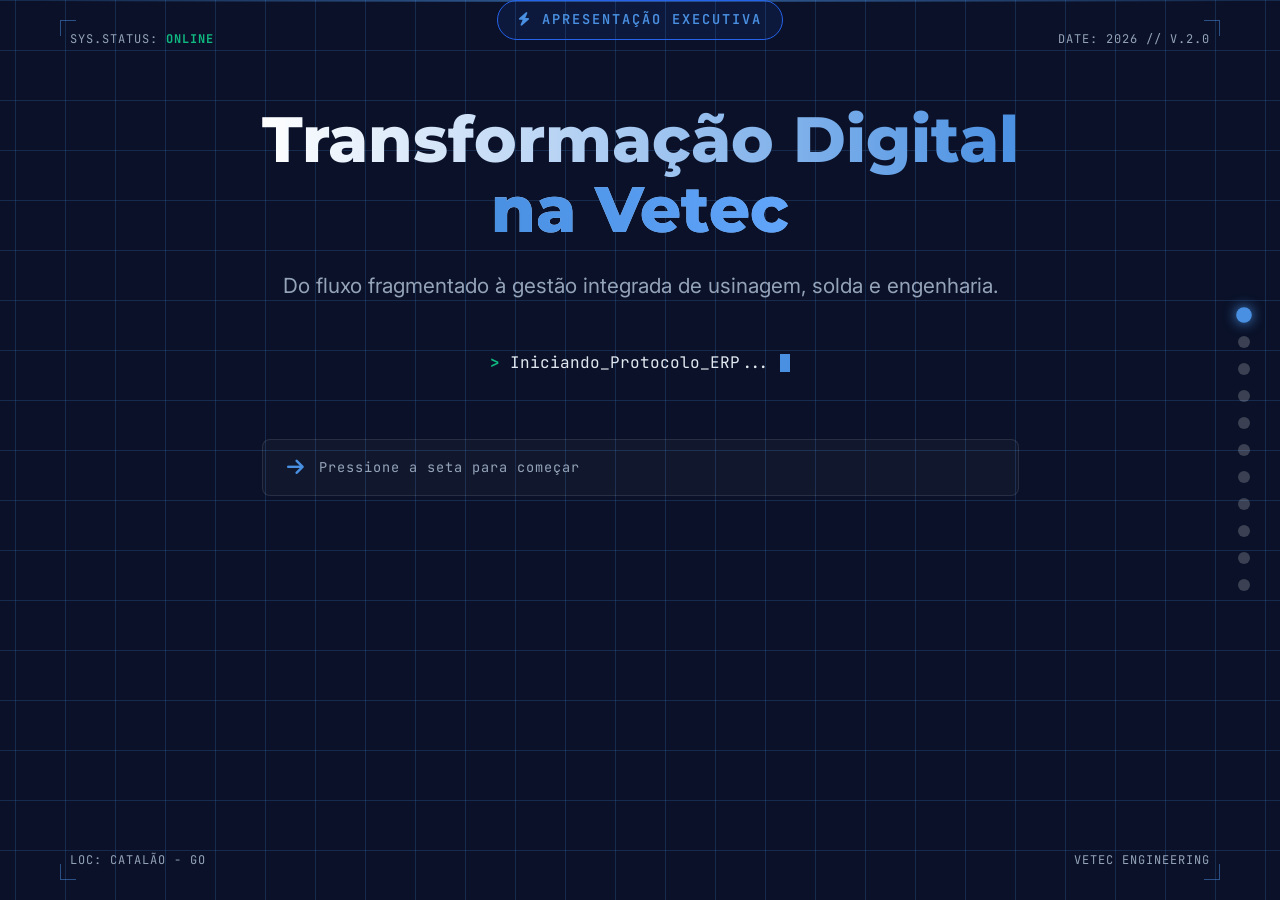
<file: index.html>
<!DOCTYPE html>
<html lang="pt-BR">
<head>
    <meta charset="UTF-8">
    <meta name="viewport" content="width=device-width, initial-scale=1.0">
    <title>Capa | Vetec ERP</title>
    <link rel="stylesheet" href="style.css">
</head>
<body>
    <nav class="side-nav">
        <a href="index.html" class="nav-dot active" data-label="Capa"></a>
        <a href="slide-2.html" class="nav-dot" data-label="A Força da Vetec"></a>
        <a href="slide-3.html" class="nav-dot" data-label="Diagnóstico"></a>
        <a href="slide-4.html" class="nav-dot" data-label="Solução"></a>
        <a href="slide-5.html" class="nav-dot" data-label="Caso de Uso"></a>
        <a href="slide-6.html" class="nav-dot" data-label="Roadmap"></a>
        <a href="slide-7.html" class="nav-dot" data-label="ROI"></a>
        <a href="slide-8.html" class="nav-dot" data-label="Investimento"></a>
        <a href="slide-hospedagem.html" class="nav-dot" data-label="Hospedagem"></a>
        <a href="slide-9.html" class="nav-dot" data-label="Simulador"></a>
        <a href="slide-10.html" class="nav-dot" data-label="Próximos Passos"></a>
    </nav>

    <section class="hero container hidden">
        
        <!-- Elementos de Interface (HUD) nos cantos -->
        <div class="hud-corner top-left">
            <span>SYS.STATUS: <span class="color-success">ONLINE</span></span>
        </div>
        <div class="hud-corner top-right">
            <span>DATE: 2026 // V.2.0</span>
        </div>
        <div class="hud-corner bottom-left">
            <span>LOC: CATALÃO - GO</span>
        </div>
        <div class="hud-corner bottom-right">
            <span>VETEC ENGINEERING</span>
        </div>

        <div class="hero-content">
            <!-- Tag no topo -->
            <div class="hero-tag-wrapper">
                <span class="hero-tag"><i class="fa-solid fa-bolt"></i> Apresentação Executiva</span>
            </div>

            <!-- Título Principal -->
            <h1 class="hero-title">
                Transformação Digital<br>
                <span class="text-gradient">na Vetec</span>
            </h1>

            <!-- Subtítulo -->
            <p class="hero-subtitle">
                Do fluxo fragmentado à gestão integrada de usinagem, solda e engenharia.
            </p>

            <!-- Linha de Terminal -->
            <div class="terminal-line">
                <span class="prompt">></span>
                <span class="typing">Iniciando_Protocolo_ERP...</span>
                <span class="cursor"></span>
            </div>

            <!-- Indicador para avançar -->
            <div class="start-hint" onclick="window.location.href='slide-2.html'">
                <span class="key-icon"><i class="fa-solid fa-arrow-right"></i></span>
                <span>Pressione a seta para começar</span>
            </div>
        </div>

        <!-- Linha de Scan animada -->
        <div class="scan-line"></div>
    </section>

    <script src="script.js"></script>
</body>
</html>
</file>
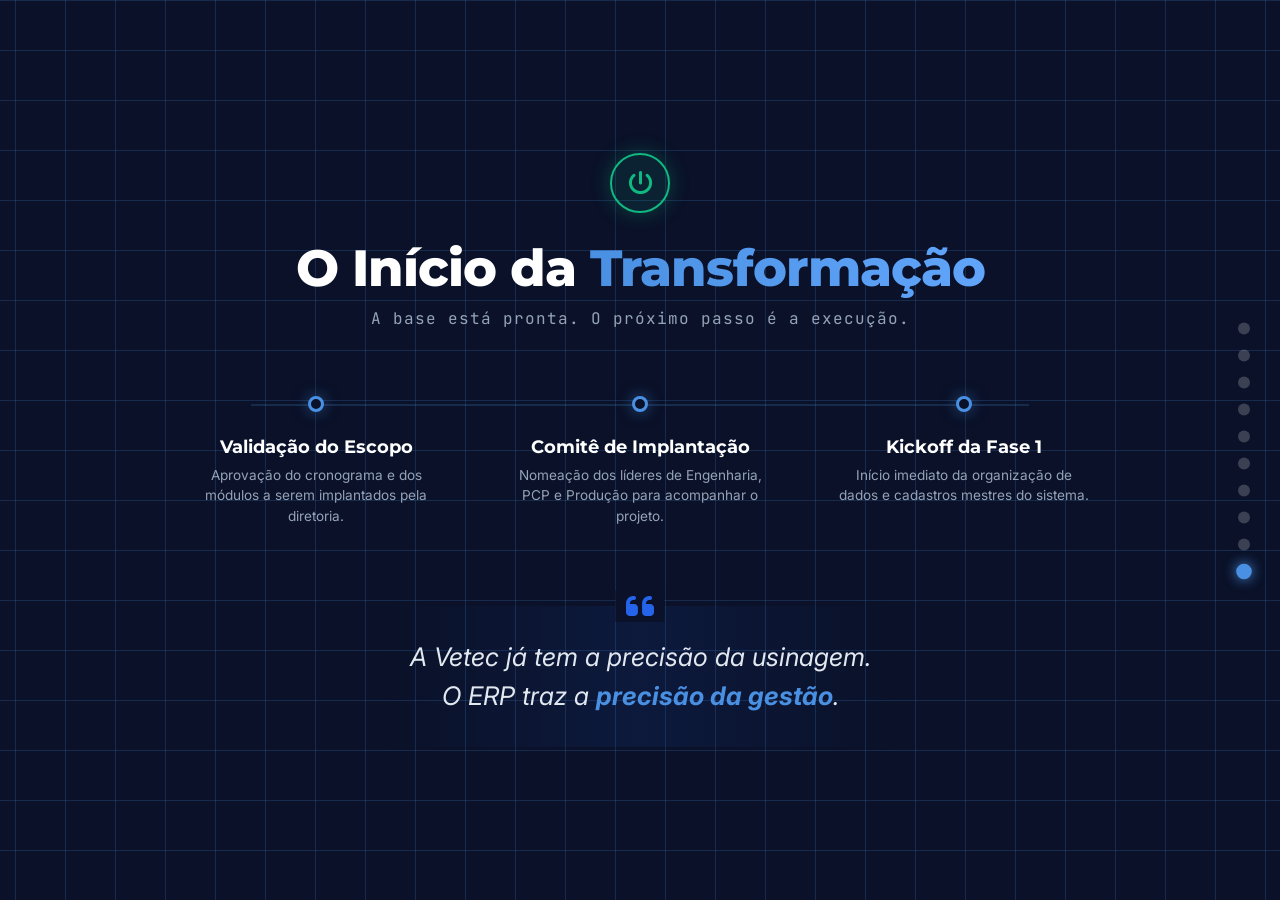
<file: slide-10.html>
<!DOCTYPE html>
<html lang="pt-BR">
<head>
    <meta charset="UTF-8">
    <meta name="viewport" content="width=device-width, initial-scale=1.0">
    <title>Próximos Passos | ERP</title>
    <link rel="stylesheet" href="style.css">
</head>
<body>
    <nav class="side-nav">
        <a href="index.html" class="nav-dot" data-label="Capa"></a>
        <a href="slide-2.html" class="nav-dot" data-label="A Força da Vetec"></a>
        <a href="slide-3.html" class="nav-dot" data-label="Diagnóstico"></a>
        <a href="slide-4.html" class="nav-dot" data-label="Solução"></a>
        <a href="slide-5.html" class="nav-dot" data-label="Caso de Uso"></a>
        <a href="slide-6.html" class="nav-dot" data-label="Roadmap"></a>
        <a href="slide-7.html" class="nav-dot" data-label="ROI"></a>
        <a href="slide-8.html" class="nav-dot" data-label="Investimento"></a>
        <a href="slide-9.html" class="nav-dot" data-label="Simulador"></a>
        <a href="slide-10.html" class="nav-dot active" data-label="Próximos Passos"></a>
    </nav>

    <section class="container hidden closing-section">
        
        <!-- Ícone Central de Conclusão -->
        <div class="closing-badge">
            <i class="fa-solid fa-power-off"></i>
        </div>

        <!-- Título Principal -->
        <h2 class="closing-title">O Início da <span class="text-gradient">Transformação</span></h2>
        <p class="closing-subtitle">A base está pronta. O próximo passo é a execução.</p>

        <!-- Linha de Próximos Passos (Horizontal) -->
        <div class="closing-steps">
            
            <div class="closing-step">
                <div class="step-dot"></div>
                <h4>Validação do Escopo</h4>
                <p>Aprovação do cronograma e dos módulos a serem implantados pela diretoria.</p>
            </div>

            <div class="closing-step">
                <div class="step-dot"></div>
                <h4>Comitê de Implantação</h4>
                <p>Nomeação dos líderes de Engenharia, PCP e Produção para acompanhar o projeto.</p>
            </div>

            <div class="closing-step">
                <div class="step-dot"></div>
                <h4>Kickoff da Fase 1</h4>
                <p>Início imediato da organização de dados e cadastros mestres do sistema.</p>
            </div>

        </div>

        <!-- Frase Final de Impacto -->
        <div class="closing-quote-large">
            <i class="fa-solid fa-quote-left"></i>
            <p>A Vetec já tem a precisão da usinagem.<br>O ERP traz a <strong>precisão da gestão</strong>.</p>
        </div>

    </section>

    <script src="script.js"></script>
</body>
</html>
</file>
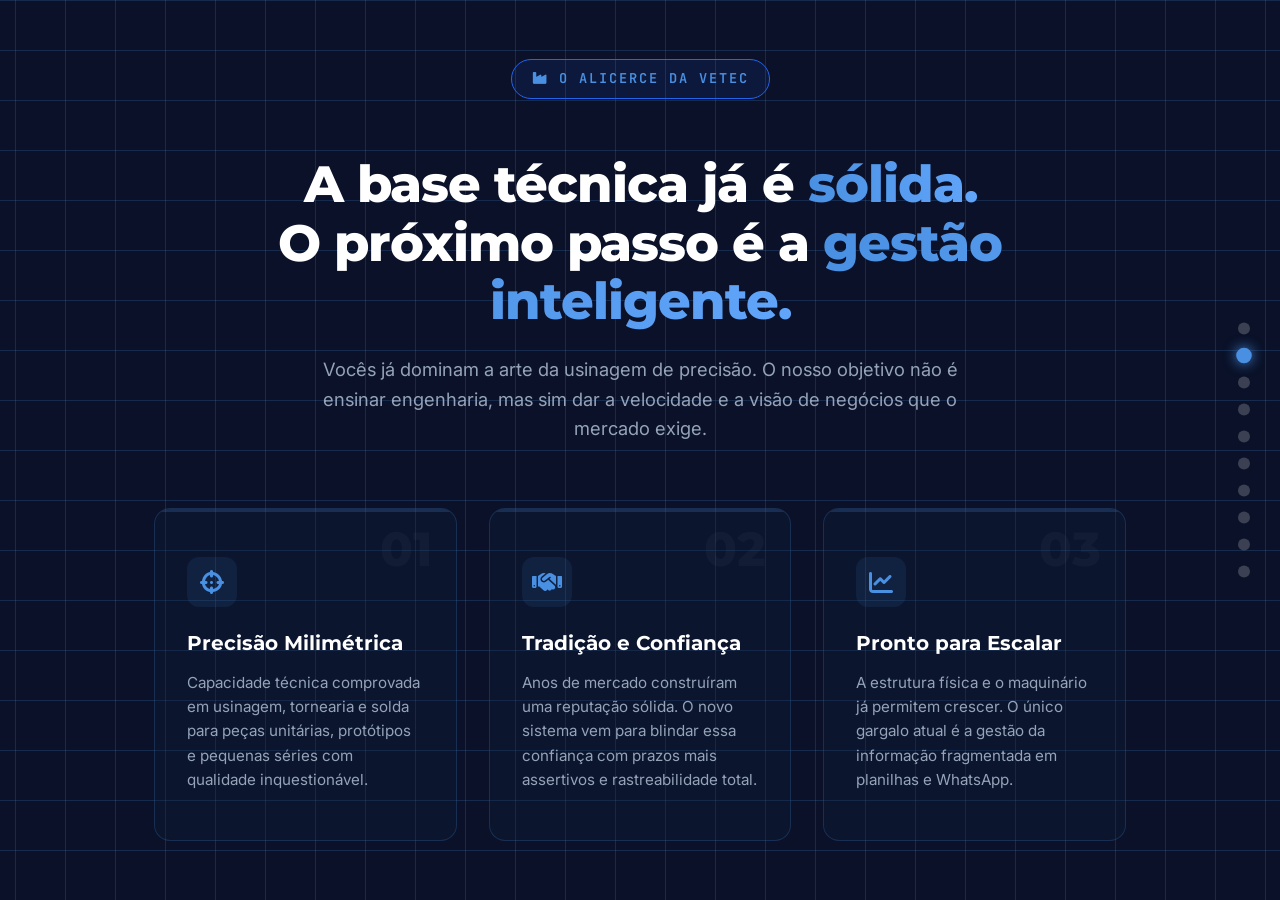
<file: slide-2.html>
<!DOCTYPE html>
<html lang="pt-BR">
<head>
    <meta charset="UTF-8">
    <meta name="viewport" content="width=device-width, initial-scale=1.0">
    <title>A Força da Vetec | ERP</title>
    <link rel="stylesheet" href="style.css">
</head>
<body>
    <nav class="side-nav">
        <a href="index.html" class="nav-dot" data-label="Capa"></a>
        <a href="slide-2.html" class="nav-dot active" data-label="A Força da Vetec"></a>
        <a href="slide-3.html" class="nav-dot" data-label="Diagnóstico"></a>
        <a href="slide-4.html" class="nav-dot" data-label="Solução"></a>
        <a href="slide-5.html" class="nav-dot" data-label="Caso de Uso"></a>
        <a href="slide-6.html" class="nav-dot" data-label="Roadmap"></a>
        <a href="slide-7.html" class="nav-dot" data-label="ROI"></a>
        <a href="slide-8.html" class="nav-dot" data-label="Investimento"></a>
        <a href="slide-9.html" class="nav-dot" data-label="Simulador"></a>
        <a href="slide-10.html" class="nav-dot" data-label="Próximos Passos"></a>
    </nav>

    <section class="container hidden statement-section">
        
        <!-- Cabeçalho de Impacto (Centralizado) -->
        <div class="statement-header">
            <span class="hero-tag"><i class="fa-solid fa-industry"></i> O Alicerce da Vetec</span>
            <h2 class="statement-title">
                A base técnica já é <span class="text-gradient">sólida.</span><br>
                O próximo passo é a <span class="text-gradient">gestão inteligente.</span>
            </h2>
            <p class="statement-subtitle">
                Vocês já dominam a arte da usinagem de precisão. O nosso objetivo não é ensinar engenharia, mas sim dar a velocidade e a visão de negócios que o mercado exige.
            </p>
        </div>

        <!-- 3 Pilares Alinhados -->
        <div class="pillars-grid">
            
            <!-- Pilar 1 -->
            <div class="pillar-card">
                <div class="pillar-number">01</div>
                <div class="pillar-icon"><i class="fa-solid fa-crosshairs"></i></div>
                <h3>Precisão Milimétrica</h3>
                <p>Capacidade técnica comprovada em usinagem, tornearia e solda para peças unitárias, protótipos e pequenas séries com qualidade inquestionável.</p>
            </div>

            <!-- Pilar 2 -->
            <div class="pillar-card">
                <div class="pillar-number">02</div>
                <div class="pillar-icon"><i class="fa-solid fa-handshake"></i></div>
                <h3>Tradição e Confiança</h3>
                <p>Anos de mercado construíram uma reputação sólida. O novo sistema vem para blindar essa confiança com prazos mais assertivos e rastreabilidade total.</p>
            </div>

            <!-- Pilar 3 -->
            <div class="pillar-card">
                <div class="pillar-number">03</div>
                <div class="pillar-icon"><i class="fa-solid fa-chart-line"></i></div>
                <h3>Pronto para Escalar</h3>
                <p>A estrutura física e o maquinário já permitem crescer. O único gargalo atual é a gestão da informação fragmentada em planilhas e WhatsApp.</p>
            </div>

        </div>

    </section>

    <script src="script.js"></script>
</body>
</html>
</file>
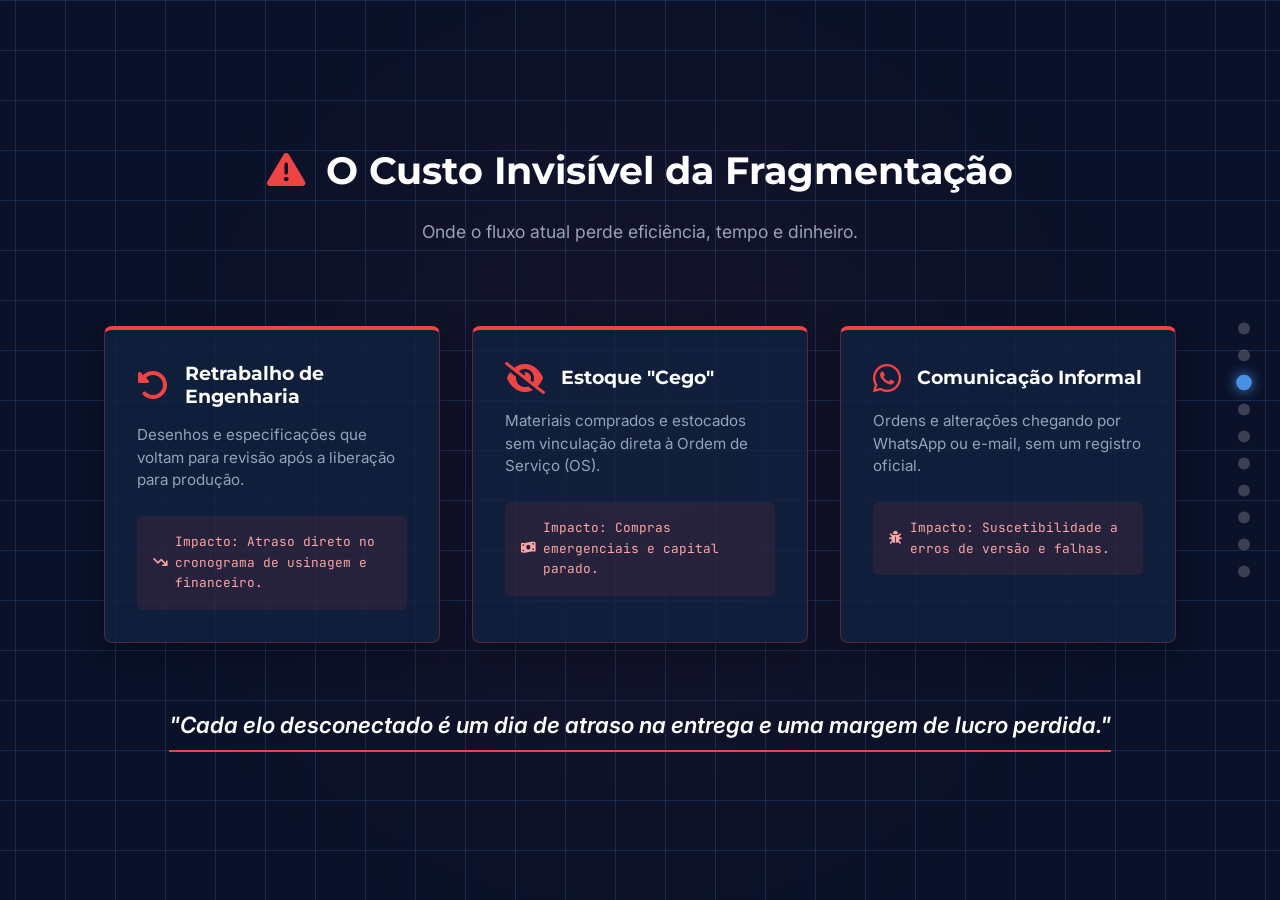
<file: slide-3.html>
<!DOCTYPE html>
<html lang="pt-BR">
<head>
    <meta charset="UTF-8">
    <meta name="viewport" content="width=device-width, initial-scale=1.0">
    <title>Diagnóstico | ERP</title>
    <link rel="stylesheet" href="style.css">
</head>
<body>
    <nav class="side-nav">
        <a href="index.html" class="nav-dot" data-label="Capa"></a>
        <a href="slide-2.html" class="nav-dot" data-label="A Força da Vetec"></a>
        <a href="slide-3.html" class="nav-dot active" data-label="Diagnóstico"></a>
        <a href="slide-4.html" class="nav-dot" data-label="Solução"></a>
        <a href="slide-5.html" class="nav-dot" data-label="Caso de Uso"></a>
        <a href="slide-6.html" class="nav-dot" data-label="Roadmap"></a>
        <a href="slide-7.html" class="nav-dot" data-label="ROI"></a>
        <a href="slide-8.html" class="nav-dot" data-label="Investimento"></a>
        <a href="slide-9.html" class="nav-dot" data-label="Simulador"></a>
        <a href="slide-10.html" class="nav-dot" data-label="Próximos Passos"></a>
    </nav>

    <section class="container hidden problem-section">
        
        <div style="text-align: center; margin-bottom: 3rem; width: 100%;">
            <h2 class="title-section" style="border: none; padding: 0; display: inline-block;">
                <i class="fa-solid fa-triangle-exclamation" style="color: var(--danger-red);"></i> O Custo Invisível da Fragmentação
            </h2>
            <p class="subtitle" style="padding: 0; margin-top: 0.5rem;">Onde o fluxo atual perde eficiência, tempo e dinheiro.</p>
        </div>

        <!-- Grid de Problemas -->
        <div class="problem-grid">
            
            <!-- Problema 1 -->
            <div class="problem-card">
                <div class="problem-header">
                    <i class="fa-solid fa-rotate-left"></i>
                    <h3>Retrabalho de Engenharia</h3>
                </div>
                <p>Desenhos e especificações que voltam para revisão após a liberação para produção.</p>
                <div class="problem-impact">
                    <i class="fa-solid fa-arrow-trend-down"></i> Impacto: Atraso direto no cronograma de usinagem e financeiro.
                </div>
            </div>

            <!-- Problema 2 -->
            <div class="problem-card">
                <div class="problem-header">
                    <i class="fa-solid fa-eye-slash"></i>
                    <h3>Estoque "Cego"</h3>
                </div>
                <p>Materiais comprados e estocados sem vinculação direta à Ordem de Serviço (OS).</p>
                <div class="problem-impact">
                    <i class="fa-solid fa-money-bill-wave"></i> Impacto: Compras emergenciais e capital parado.
                </div>
            </div>

            <!-- Problema 3 -->
            <div class="problem-card">
                <div class="problem-header">
                    <i class="fa-brands fa-whatsapp"></i>
                    <h3>Comunicação Informal</h3>
                </div>
                <p>Ordens e alterações chegando por WhatsApp ou e-mail, sem um registro oficial.</p>
                <div class="problem-impact">
                    <i class="fa-solid fa-bug"></i> Impacto: Suscetibilidade a erros de versão e falhas.
                </div>
            </div>

        </div>

        <!-- Frase de Fechamento -->
        <div class="problem-quote">
            <p>"Cada elo desconectado é um dia de atraso na entrega e uma margem de lucro perdida."</p>
        </div>

    </section>

    <script src="script.js"></script>
</body>
</html>
</file>
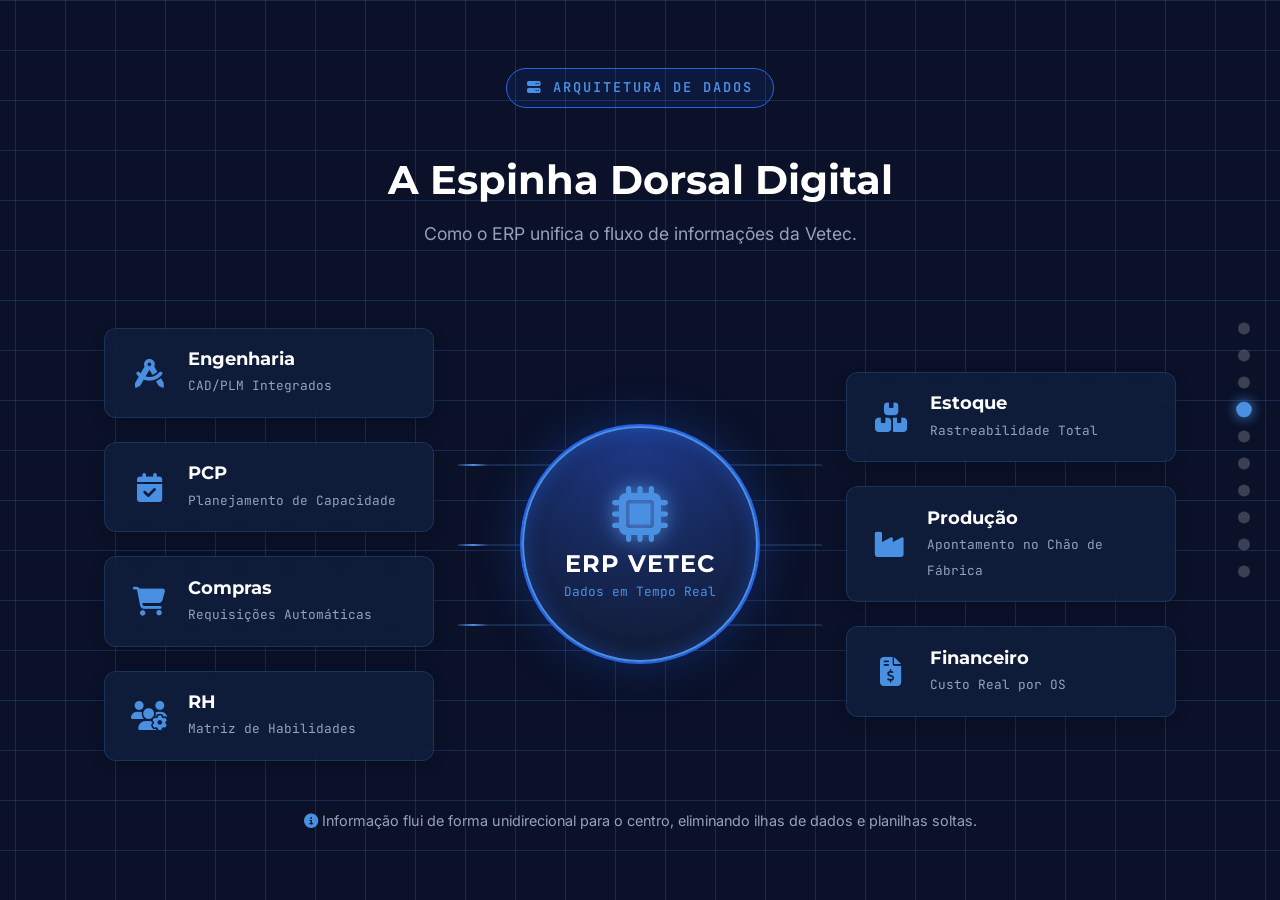
<file: slide-4.html>
<!DOCTYPE html>
<html lang="pt-BR">
<head>
    <meta charset="UTF-8">
    <meta name="viewport" content="width=device-width, initial-scale=1.0">
    <title>Solução | ERP</title>
    <link rel="stylesheet" href="style.css">
</head>
<body>
    <!-- NAVEGAÇÃO LATERAL -->
    <nav class="side-nav">
        <a href="index.html" class="nav-dot" data-label="Capa"></a>
        <a href="slide-2.html" class="nav-dot" data-label="A Força da Vetec"></a>
        <a href="slide-3.html" class="nav-dot" data-label="Diagnóstico"></a>
        <a href="slide-4.html" class="nav-dot active" data-label="Solução"></a>
        <a href="slide-5.html" class="nav-dot" data-label="Caso de Uso"></a>
        <a href="slide-6.html" class="nav-dot" data-label="Roadmap"></a>
        <a href="slide-7.html" class="nav-dot" data-label="ROI"></a>
        <a href="slide-8.html" class="nav-dot" data-label="Investimento"></a>
        <a href="slide-9.html" class="nav-dot" data-label="Simulador"></a>
        <a href="slide-10.html" class="nav-dot" data-label="Próximos Passos"></a>
    </nav>

    <!-- CONTEÚDO DO SLIDE -->
    <section class="container hidden hub-section">
        
        <div style="text-align: center; margin-bottom: 3rem;">
            <span class="hero-tag"><i class="fa-solid fa-server"></i> Arquitetura de Dados</span>
            <h2 class="title-section" style="border: none; padding: 0; font-size: 2.5rem; margin-top: 1rem;">A Espinha Dorsal Digital</h2>
            <p class="subtitle" style="padding: 0; margin-top: 0.5rem;">Como o ERP unifica o fluxo de informações da Vetec.</p>
        </div>

        <!-- DIAGRAMA DE TEIA (HUB) -->
        <div class="hub-grid">
            
            <!-- Coluna Esquerda -->
            <div class="hub-col side-col">
                <div class="hub-node">
                    <i class="fa-solid fa-compass-drafting"></i>
                    <div><h4>Engenharia</h4><span>CAD/PLM Integrados</span></div>
                </div>
                <div class="hub-node">
                    <i class="fa-solid fa-calendar-check"></i>
                    <div><h4>PCP</h4><span>Planejamento de Capacidade</span></div>
                </div>
                <div class="hub-node">
                    <i class="fa-solid fa-cart-shopping"></i>
                    <div><h4>Compras</h4><span>Requisições Automáticas</span></div>
                </div>
                <div class="hub-node">
                    <i class="fa-solid fa-users-gear"></i>
                    <div><h4>RH</h4><span>Matriz de Habilidades</span></div>
                </div>
            </div>

            <!-- Centro (Core) -->
            <div class="hub-col center-col">
                <!-- Linhas Conectoras Animadas (Fundo) -->
                <div class="connection-lines">
                    <div class="line line-left-1"></div>
                    <div class="line line-left-2"></div>
                    <div class="line line-left-3"></div>
                    <div class="line line-right-1"></div>
                    <div class="line line-right-2"></div>
                    <div class="line line-right-3"></div>
                </div>

                <div class="hub-core">
                    <div class="core-pulse"></div>
                    <i class="fa-solid fa-microchip"></i>
                    <h3>ERP VETEC</h3>
                    <p>Dados em Tempo Real</p>
                </div>
            </div>

            <!-- Coluna Direita -->
            <div class="hub-col side-col">
                <div class="hub-node">
                    <i class="fa-solid fa-boxes-stacked"></i>
                    <div><h4>Estoque</h4><span>Rastreabilidade Total</span></div>
                </div>
                <div class="hub-node">
                    <i class="fa-solid fa-industry"></i>
                    <div><h4>Produção</h4><span>Apontamento no Chão de Fábrica</span></div>
                </div>
                <div class="hub-node">
                    <i class="fa-solid fa-file-invoice-dollar"></i>
                    <div><h4>Financeiro</h4><span>Custo Real por OS</span></div>
                </div>
            </div>

        </div>

        <!-- Rodapé explicativo -->
        <div style="text-align: center; margin-top: 3rem; color: var(--text-muted); font-size: 0.9rem;">
            <i class="fa-solid fa-circle-info" style="color: var(--accent-blue);"></i> Informação flui de forma unidirecional para o centro, eliminando ilhas de dados e planilhas soltas.
        </div>

    </section>

    <script src="script.js"></script>
</body>
</html>
</file>
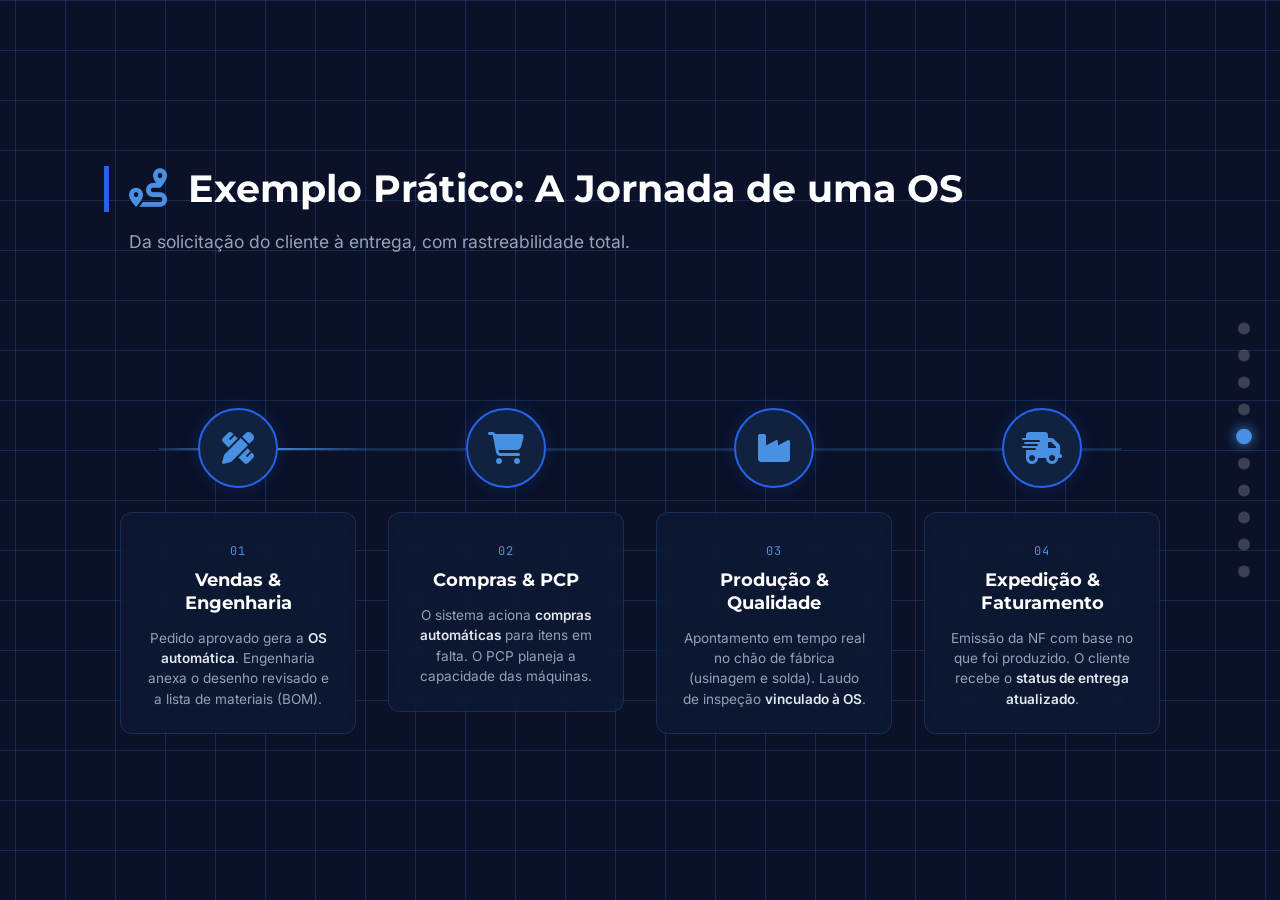
<file: slide-5.html>
<!DOCTYPE html>
<html lang="pt-BR">
<head>
    <meta charset="UTF-8">
    <meta name="viewport" content="width=device-width, initial-scale=1.0">
    <title>Caso de Uso | ERP</title>
    <link rel="stylesheet" href="style.css">
</head>
<body>
    <!-- NAVEGAÇÃO LATERAL -->
    <nav class="side-nav">
        <a href="index.html" class="nav-dot" data-label="Capa"></a>
        <a href="slide-2.html" class="nav-dot" data-label="A Força da Vetec"></a>
        <a href="slide-3.html" class="nav-dot" data-label="Diagnóstico"></a>
        <a href="slide-4.html" class="nav-dot" data-label="Solução"></a>
        <a href="slide-5.html" class="nav-dot active" data-label="Caso de Uso"></a>
        <a href="slide-6.html" class="nav-dot" data-label="Roadmap"></a>
        <a href="slide-7.html" class="nav-dot" data-label="ROI"></a>
        <a href="slide-8.html" class="nav-dot" data-label="Investimento"></a>
        <a href="slide-9.html" class="nav-dot" data-label="Simulador"></a>
        <a href="slide-10.html" class="nav-dot" data-label="Próximos Passos"></a>
    </nav>

    <!-- CONTEÚDO DO SLIDE -->
    <section class="container hidden">
        
        <div style="margin-bottom: 3rem;">
            <h2 class="title-section"><i class="fa-solid fa-route"></i> Exemplo Prático: A Jornada de uma OS</h2>
            <p class="subtitle">Da solicitação do cliente à entrega, com rastreabilidade total.</p>
        </div>

        <!-- TIMELINE HORIZONTAL -->
        <div class="timeline-horizontal">
            
            <!-- Etapa 1 -->
            <div class="timeline-step">
                <div class="step-icon">
                    <i class="fa-solid fa-pen-ruler"></i>
                </div>
                <div class="step-content">
                    <span class="step-number">01</span>
                    <h3>Vendas & Engenharia</h3>
                    <p>Pedido aprovado gera a <strong>OS automática</strong>. Engenharia anexa o desenho revisado e a lista de materiais (BOM).</p>
                </div>
            </div>

            <!-- Etapa 2 -->
            <div class="timeline-step">
                <div class="step-icon">
                    <i class="fa-solid fa-cart-shopping"></i>
                </div>
                <div class="step-content">
                    <span class="step-number">02</span>
                    <h3>Compras & PCP</h3>
                    <p>O sistema aciona <strong>compras automáticas</strong> para itens em falta. O PCP planeja a capacidade das máquinas.</p>
                </div>
            </div>

            <!-- Etapa 3 -->
            <div class="timeline-step">
                <div class="step-icon">
                    <i class="fa-solid fa-industry"></i>
                </div>
                <div class="step-content">
                    <span class="step-number">03</span>
                    <h3>Produção & Qualidade</h3>
                    <p>Apontamento em tempo real no chão de fábrica (usinagem e solda). Laudo de inspeção <strong>vinculado à OS</strong>.</p>
                </div>
            </div>

            <!-- Etapa 4 -->
            <div class="timeline-step">
                <div class="step-icon">
                    <i class="fa-solid fa-truck-fast"></i>
                </div>
                <div class="step-content">
                    <span class="step-number">04</span>
                    <h3>Expedição & Faturamento</h3>
                    <p>Emissão da NF com base no que foi produzido. O cliente recebe o <strong>status de entrega atualizado</strong>.</p>
                </div>
            </div>

        </div>

    </section>

    <script src="script.js"></script>
</body>
</html>
</file>
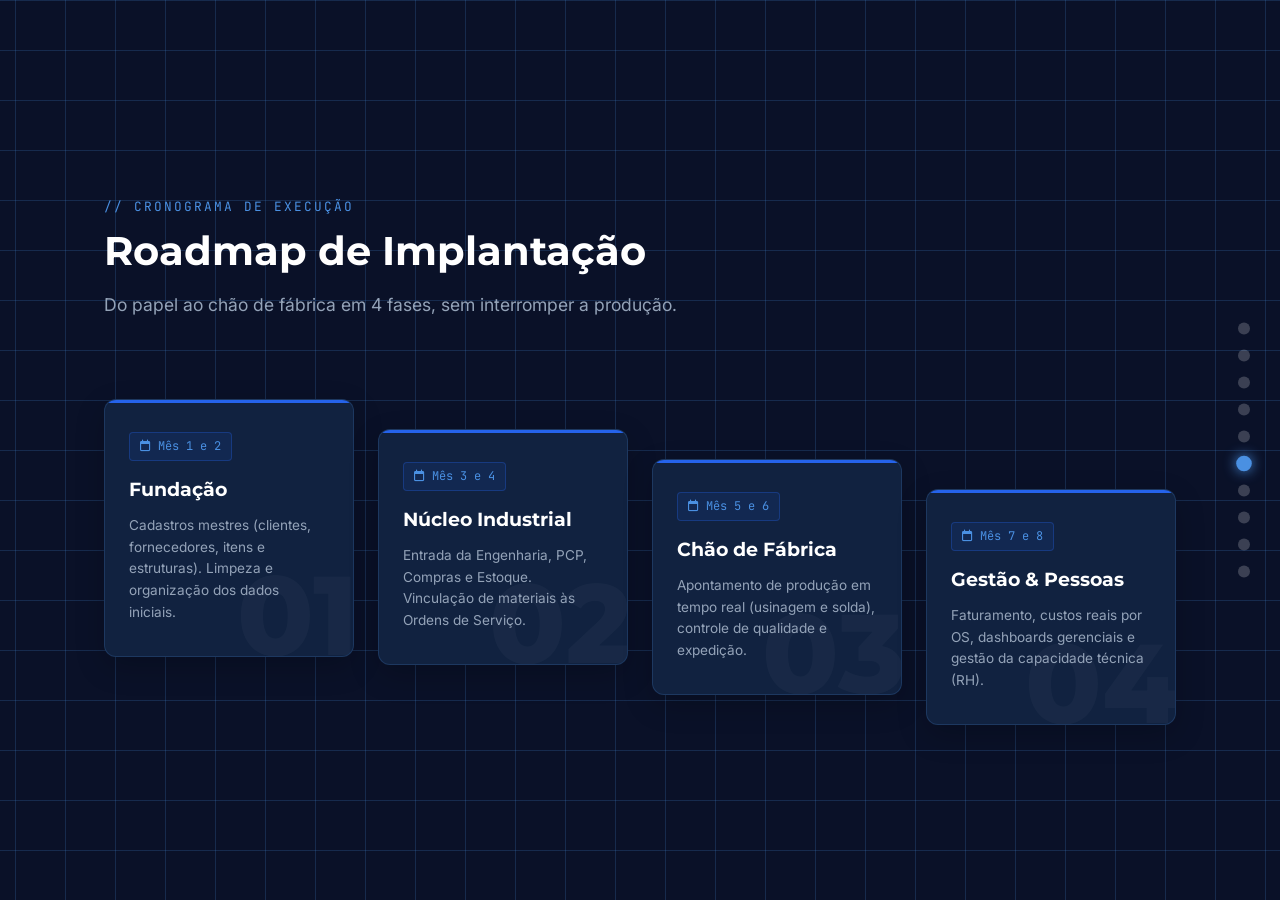
<file: slide-6.html>
<!DOCTYPE html>
<html lang="pt-BR">
<head>
    <meta charset="UTF-8">
    <meta name="viewport" content="width=device-width, initial-scale=1.0">
    <title>Roadmap | ERP</title>
    <link rel="stylesheet" href="style.css">
</head>
<body>
    <nav class="side-nav">
        <a href="index.html" class="nav-dot" data-label="Capa"></a>
        <a href="slide-2.html" class="nav-dot" data-label="A Força da Vetec"></a>
        <a href="slide-3.html" class="nav-dot" data-label="Diagnóstico"></a>
        <a href="slide-4.html" class="nav-dot" data-label="Solução"></a>
        <a href="slide-5.html" class="nav-dot" data-label="Caso de Uso"></a>
        <a href="slide-6.html" class="nav-dot active" data-label="Roadmap"></a>
        <a href="slide-7.html" class="nav-dot" data-label="ROI"></a>
        <a href="slide-8.html" class="nav-dot" data-label="Investimento"></a>
        <a href="slide-9.html" class="nav-dot" data-label="Simulador"></a>
        <a href="slide-10.html" class="nav-dot" data-label="Próximos Passos"></a>
    </nav>

    <section class="container hidden">
        
        <div style="text-align: left; margin-bottom: 3rem; width: 100%;">
            <span style="font-family: 'JetBrains Mono', monospace; font-size: 0.8rem; color: var(--accent-blue); letter-spacing: 2px;">// CRONOGRAMA DE EXECUÇÃO</span>
            <h2 class="title-section" style="border: none; padding: 0; font-size: 2.5rem; margin-top: 0.5rem;">Roadmap de Implantação</h2>
            <p class="subtitle" style="padding: 0;">Do papel ao chão de fábrica em 4 fases, sem interromper a produção.</p>
        </div>

        <!-- ROADMAP ESCALONADO (STAGGERED) -->
        <div class="staggered-roadmap">
            
            <!-- Fase 1 -->
            <div class="phase-card">
                <div class="phase-bg-number">01</div>
                <div class="phase-content">
                    <span class="phase-time"><i class="fa-regular fa-calendar"></i> Mês 1 e 2</span>
                    <h3>Fundação</h3>
                    <p>Cadastros mestres (clientes, fornecedores, itens e estruturas). Limpeza e organização dos dados iniciais.</p>
                </div>
                <div class="phase-line"></div>
            </div>

            <!-- Fase 2 -->
            <div class="phase-card">
                <div class="phase-bg-number">02</div>
                <div class="phase-content">
                    <span class="phase-time"><i class="fa-regular fa-calendar"></i> Mês 3 e 4</span>
                    <h3>Núcleo Industrial</h3>
                    <p>Entrada da Engenharia, PCP, Compras e Estoque. Vinculação de materiais às Ordens de Serviço.</p>
                </div>
                <div class="phase-line"></div>
            </div>

            <!-- Fase 3 -->
            <div class="phase-card">
                <div class="phase-bg-number">03</div>
                <div class="phase-content">
                    <span class="phase-time"><i class="fa-regular fa-calendar"></i> Mês 5 e 6</span>
                    <h3>Chão de Fábrica</h3>
                    <p>Apontamento de produção em tempo real (usinagem e solda), controle de qualidade e expedição.</p>
                </div>
                <div class="phase-line"></div>
            </div>

            <!-- Fase 4 -->
            <div class="phase-card">
                <div class="phase-bg-number">04</div>
                <div class="phase-content">
                    <span class="phase-time"><i class="fa-regular fa-calendar"></i> Mês 7 e 8</span>
                    <h3>Gestão & Pessoas</h3>
                    <p>Faturamento, custos reais por OS, dashboards gerenciais e gestão da capacidade técnica (RH).</p>
                </div>
                <div class="phase-line"></div>
            </div>

        </div>

    </section>

    <script src="script.js"></script>
</body>
</html>
</file>
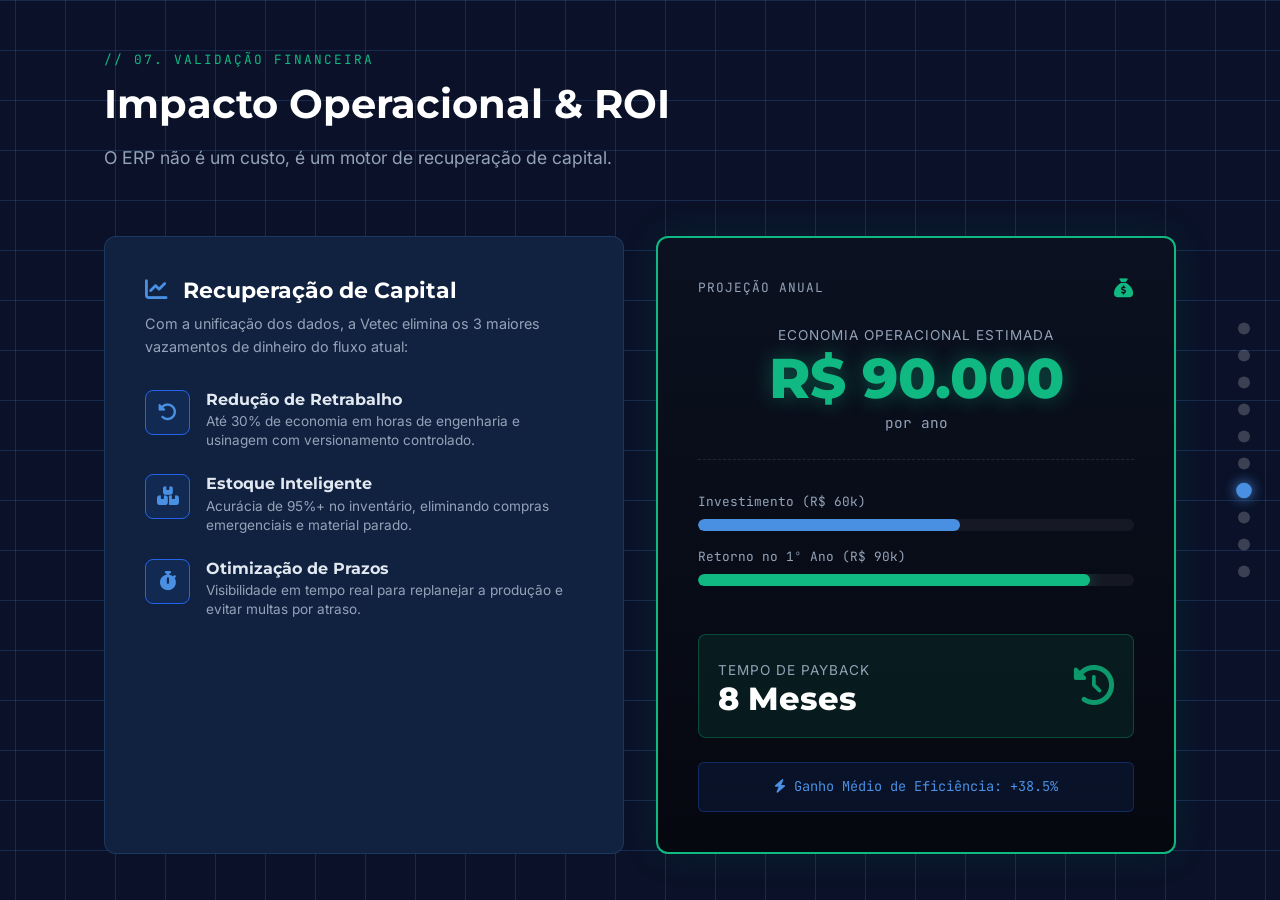
<file: slide-7.html>
<!DOCTYPE html>
<html lang="pt-BR">
<head>
    <meta charset="UTF-8">
    <meta name="viewport" content="width=device-width, initial-scale=1.0">
    <title>ROI | ERP</title>
    <link rel="stylesheet" href="style.css">
</head>
<body>
    <!-- NAVEGAÇÃO LATERAL -->
    <nav class="side-nav">
        <a href="index.html" class="nav-dot" data-label="Capa"></a>
        <a href="slide-2.html" class="nav-dot" data-label="A Força da Vetec"></a>
        <a href="slide-3.html" class="nav-dot" data-label="Diagnóstico"></a>
        <a href="slide-4.html" class="nav-dot" data-label="Solução"></a>
        <a href="slide-5.html" class="nav-dot" data-label="Caso de Uso"></a>
        <a href="slide-6.html" class="nav-dot" data-label="Roadmap"></a>
        <a href="slide-7.html" class="nav-dot active" data-label="ROI"></a>
        <a href="slide-8.html" class="nav-dot" data-label="Investimento"></a>
        <a href="slide-9.html" class="nav-dot" data-label="Simulador"></a>
        <a href="slide-10.html" class="nav-dot" data-label="Próximos Passos"></a>
    </nav>

    <!-- CONTEÚDO DO SLIDE -->
    <section class="container hidden">
        
        <div style="text-align: left; margin-bottom: 2rem; width: 100%; max-width: 1100px; margin: 0 auto 2rem auto;">
            <span style="font-family: 'JetBrains Mono', monospace; font-size: 0.8rem; color: var(--success-green); letter-spacing: 2px;">// 07. VALIDAÇÃO FINANCEIRA</span>
            <h2 class="title-section" style="border: none; padding: 0; font-size: 2.5rem; margin-top: 0.5rem;">Impacto Operacional & ROI</h2>
            <p class="subtitle" style="padding: 0;">O ERP não é um custo, é um motor de recuperação de capital.</p>
        </div>

        <div class="roi-dashboard">
            
            <!-- Coluna Esquerda: Onde economizamos -->
            <div class="roi-benefits">
                <h3><i class="fa-solid fa-chart-line"></i> Recuperação de Capital</h3>
                <p style="color: var(--text-muted); margin-bottom: 2rem; font-size: 0.9rem;">Com a unificação dos dados, a Vetec elimina os 3 maiores vazamentos de dinheiro do fluxo atual:</p>
                
                <div class="benefit-item">
                    <div class="benefit-icon"><i class="fa-solid fa-rotate-left"></i></div>
                    <div>
                        <h4>Redução de Retrabalho</h4>
                        <p>Até 30% de economia em horas de engenharia e usinagem com versionamento controlado.</p>
                    </div>
                </div>

                <div class="benefit-item">
                    <div class="benefit-icon"><i class="fa-solid fa-boxes-stacked"></i></div>
                    <div>
                        <h4>Estoque Inteligente</h4>
                        <p>Acurácia de 95%+ no inventário, eliminando compras emergenciais e material parado.</p>
                    </div>
                </div>

                <div class="benefit-item">
                    <div class="benefit-icon"><i class="fa-solid fa-stopwatch"></i></div>
                    <div>
                        <h4>Otimização de Prazos</h4>
                        <p>Visibilidade em tempo real para replanejar a produção e evitar multas por atraso.</p>
                    </div>
                </div>
            </div>

            <!-- Coluna Direita: O Placar (Dashboard) -->
            <div class="roi-scoreboard">
                <div class="scoreboard-header">
                    <span>PROJEÇÃO ANUAL</span>
                    <i class="fa-solid fa-sack-dollar"></i>
                </div>

                <!-- Ganho Anual -->
                <div class="metric-highlight">
                    <span class="metric-label">Economia Operacional Estimada</span>
                    <div class="metric-value">R$ 90.000</div>
                    <span class="metric-sub">por ano</span>
                </div>

                <!-- Gráfico de Barras CSS -->
                <div class="roi-bars-container">
                    <div class="bar-group">
                        <span class="bar-label">Investimento (R$ 60k)</span>
                        <div class="bar-track">
                            <div class="bar-fill bar-investment" style="width: 60%;"></div>
                        </div>
                    </div>
                    <div class="bar-group">
                        <span class="bar-label">Retorno no 1º Ano (R$ 90k)</span>
                        <div class="bar-track">
                            <div class="bar-fill bar-return" style="width: 90%;"></div>
                        </div>
                    </div>
                </div>

                <!-- Payback -->
                <div class="payback-box">
                    <div>
                        <span class="metric-label">Tempo de Payback</span>
                        <div class="payback-value">8 Meses</div>
                    </div>
                    <div class="payback-icon">
                        <i class="fa-solid fa-clock-rotate-left"></i>
                    </div>
                </div>
                
                <div class="efficiency-tag">
                    <i class="fa-solid fa-bolt"></i> Ganho Médio de Eficiência: +38.5%
                </div>
            </div>

        </div>
    </section>

    <script src="script.js"></script>
</body>
</html>
</file>
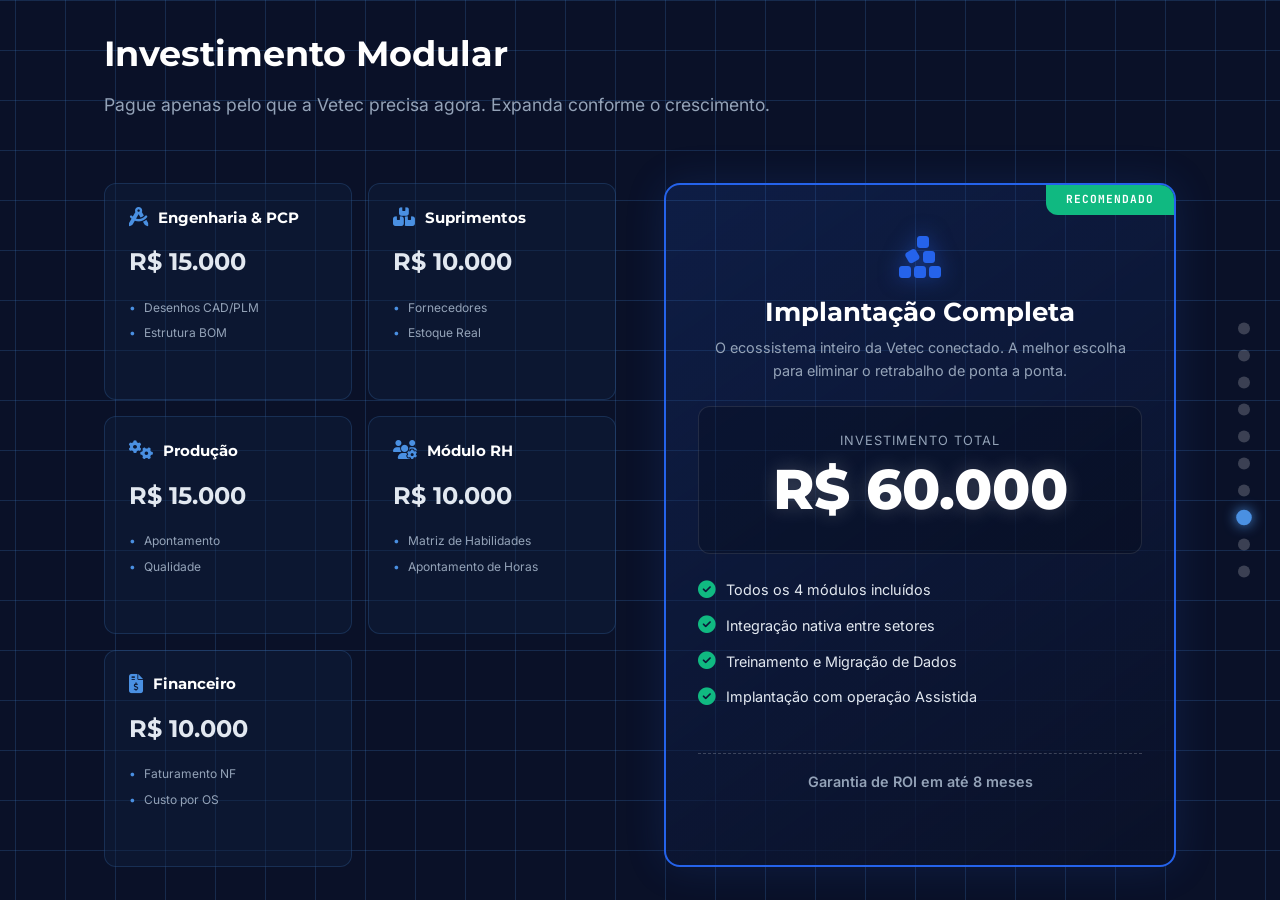
<file: slide-8.html>
<!DOCTYPE html>
<html lang="pt-BR">
<head>
    <meta charset="UTF-8">
    <meta name="viewport" content="width=device-width, initial-scale=1.0">
    <title>Investimento | ERP</title>
    <link rel="stylesheet" href="style.css">
</head>
<body>
    <nav class="side-nav">
        <a href="index.html" class="nav-dot" data-label="Capa"></a>
        <a href="slide-2.html" class="nav-dot" data-label="A Força da Vetec"></a>
        <a href="slide-3.html" class="nav-dot" data-label="Diagnóstico"></a>
        <a href="slide-4.html" class="nav-dot" data-label="Solução"></a>
        <a href="slide-5.html" class="nav-dot" data-label="Caso de Uso"></a>
        <a href="slide-6.html" class="nav-dot" data-label="Roadmap"></a>
        <a href="slide-7.html" class="nav-dot" data-label="ROI"></a>
        <a href="slide-8.html" class="nav-dot active" data-label="Investimento"></a>
        <a href="slide-9.html" class="nav-dot" data-label="Simulador"></a>
        <a href="slide-10.html" class="nav-dot" data-label="Próximos Passos"></a>
    </nav>

    <section class="container hidden">
        
        <div style="text-align: left; margin-bottom: 2rem; width: 100%;">
            <h2 class="title-section" style="border: none; padding: 0; font-size: 2.2rem;">Investimento Modular</h2>
            <p class="subtitle" style="padding: 0;">Pague apenas pelo que a Vetec precisa agora. Expanda conforme o crescimento.</p>
        </div>

        <div class="pricing-layout">
            
            <!-- Lado Esquerdo: Módulos Individuais -->
            <div class="pricing-modules">
                <div class="module-card">
                    <div class="module-header"><i class="fa-solid fa-compass-drafting"></i><h4>Engenharia & PCP</h4></div>
                    <div class="module-price">R$ 15.000</div>
                    <ul><li>Desenhos CAD/PLM</li><li>Estrutura BOM</li></ul>
                </div>
                <div class="module-card">
                    <div class="module-header"><i class="fa-solid fa-boxes-stacked"></i><h4>Suprimentos</h4></div>
                    <div class="module-price">R$ 10.000</div>
                    <ul><li>Fornecedores</li><li>Estoque Real</li></ul>
                </div>
                <div class="module-card">
                    <div class="module-header"><i class="fa-solid fa-gears"></i><h4>Produção</h4></div>
                    <div class="module-price">R$ 15.000</div>
                    <ul><li>Apontamento</li><li>Qualidade</li></ul>
                </div>
                <div class="module-card">
                    <div class="module-header"><i class="fa-solid fa-users-gear"></i><h4>Módulo RH</h4></div>
                    <div class="module-price">R$ 10.000</div>
                    <ul><li>Matriz de Habilidades</li><li>Apontamento de Horas</li></ul>
                </div>
                <div class="module-card">
                    <div class="module-header"><i class="fa-solid fa-file-invoice-dollar"></i><h4>Financeiro</h4></div>
                    <div class="module-price">R$ 10.000</div>
                    <ul><li>Faturamento NF</li><li>Custo por OS</li></ul>
                </div>
            </div>

            <!-- Lado Direito: O Pacote Completo (Destaque) -->
            <div class="pricing-hero">
                <div class="hero-badge">RECOMENDADO</div>
                <div class="hero-content">
                    <i class="fa-solid fa-cubes-stacked hero-icon"></i>
                    <h3>Implantação Completa</h3>
                    <p>O ecossistema inteiro da Vetec conectado. A melhor escolha para eliminar o retrabalho de ponta a ponta.</p>
                    
                    <div class="hero-price-box">
                        <span class="price-label">Investimento Total</span>
                        <div class="hero-price">R$ 60.000</div>
                    </div>

                    <ul class="hero-features">
                        <li><i class="fa-solid fa-check-circle"></i> Todos os 4 módulos incluídos</li>
                        <li><i class="fa-solid fa-check-circle"></i> Integração nativa entre setores</li>
                        <li><i class="fa-solid fa-check-circle"></i> Treinamento e Migração de Dados</li>
                        <li><i class="fa-solid fa-check-circle"></i> Implantação com operação Assistida</li>
                    </ul>

                    <div class="hero-footer">
                        <p></i> Garantia de ROI em até 8 meses</p>
                    </div>
                </div>
            </div>

        </div>

    </section>

    <script src="script.js"></script>
</body>
</html>
</file>
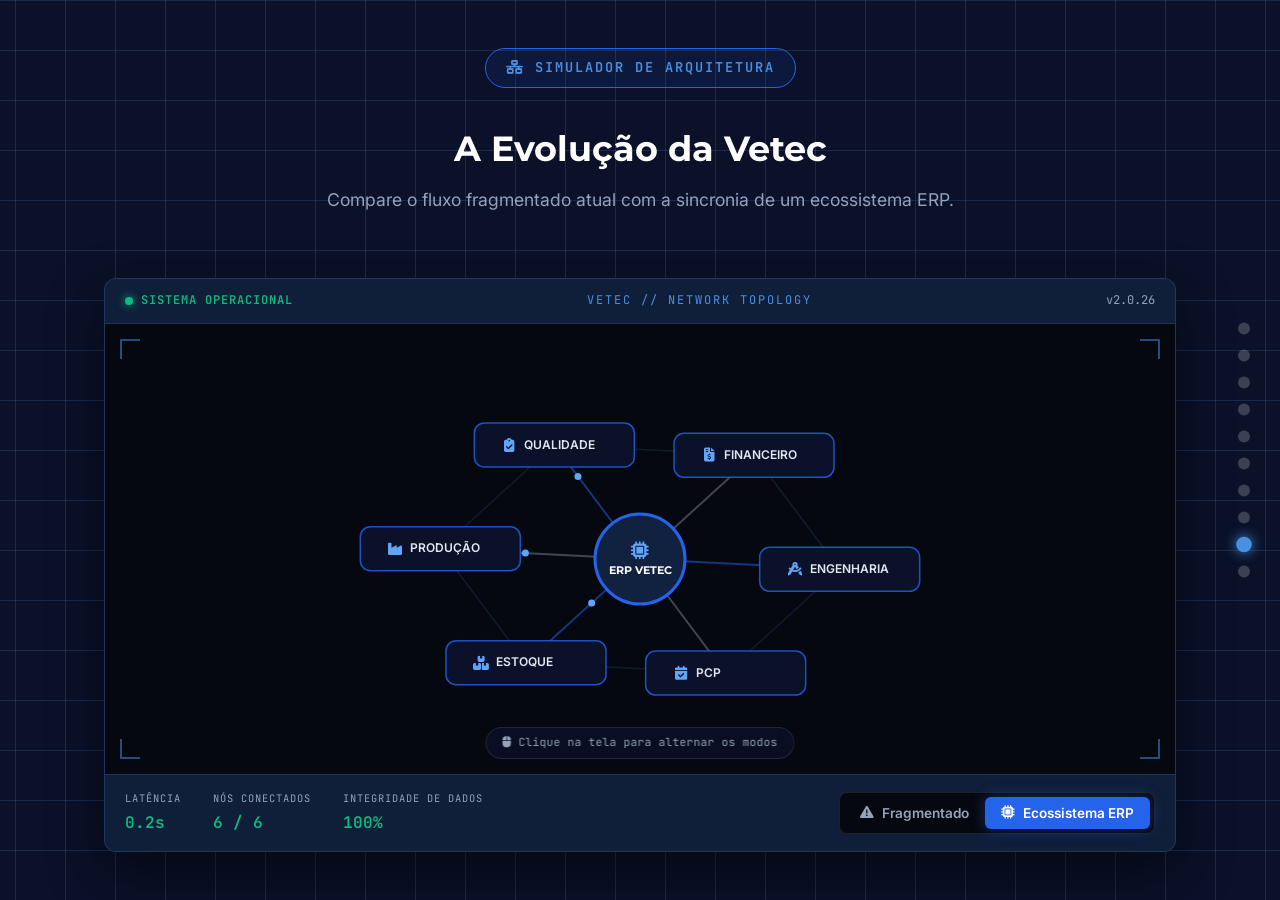
<file: slide-9.html>
<!DOCTYPE html>
<html lang="pt-BR">
<head>
    <meta charset="UTF-8">
    <meta name="viewport" content="width=device-width, initial-scale=1.0">
    <title>Simulador | ERP</title>
    <link rel="stylesheet" href="style.css">
</head>
<body>
    <nav class="side-nav">
        <a href="index.html" class="nav-dot" data-label="Capa"></a>
        <a href="slide-2.html" class="nav-dot" data-label="A Força da Vetec"></a>
        <a href="slide-3.html" class="nav-dot" data-label="Diagnóstico"></a>
        <a href="slide-4.html" class="nav-dot" data-label="Solução"></a>
        <a href="slide-5.html" class="nav-dot" data-label="Caso de Uso"></a>
        <a href="slide-6.html" class="nav-dot" data-label="Roadmap"></a>
        <a href="slide-7.html" class="nav-dot" data-label="ROI"></a>
        <a href="slide-8.html" class="nav-dot" data-label="Investimento"></a>
        <a href="slide-9.html" class="nav-dot active" data-label="Simulador"></a>
        <a href="slide-10.html" class="nav-dot" data-label="Próximos Passos"></a>
    </nav>

    <section class="container hidden">
        
        <div style="text-align: center; margin-bottom: 2rem;">
            <span class="hero-tag"><i class="fa-solid fa-network-wired"></i> Simulador de Arquitetura</span>
            <h2 class="title-section" style="border: none; padding: 0; font-size: 2.2rem; margin-top: 0.5rem;">A Evolução da Vetec</h2>
            <p class="subtitle" style="padding: 0;">Compare o fluxo fragmentado atual com a sincronia de um ecossistema ERP.</p>
        </div>

        <!-- PAINEL DE CONTROLE INDUSTRIAL (HMI) -->
        <div class="hmi-panel">
            
            <!-- Cabeçalho do Painel -->
            <div class="hmi-header">
                <div class="hmi-status">
                    <span class="pulse-dot" id="hmi-live-dot"></span>
                    <span id="hmi-live-text">SISTEMA OPERACIONAL</span>
                </div>
                <div class="hmi-title">VETEC // NETWORK TOPOLOGY</div>
                <div class="hmi-version">v2.0.26</div>
            </div>

            <!-- Área do Canvas -->
            <div class="hmi-canvas-container" onclick="toggleEcosystemMode()">
                <canvas id="ecosystemCanvas"></canvas>
                
                <!-- Efeitos de moldura -->
                <div class="corner corner-tl"></div>
                <div class="corner corner-tr"></div>
                <div class="corner corner-bl"></div>
                <div class="corner corner-br"></div>
                
                <div class="hmi-overlay-instruction">
                    <i class="fa-solid fa-computer-mouse"></i> Clique na tela para alternar os modos
                </div>
            </div>

            <!-- Rodapé do Painel (Controles e Telemetria) -->
            <div class="hmi-footer">
                
                <!-- Telemetria (Lado Esquerdo) -->
                <div class="hmi-telemetry">
                    <div class="telemetry-item">
                        <span class="tel-label">LATÊNCIA</span>
                        <span class="tel-value" id="tel-latency">4.8s</span>
                    </div>
                    <div class="telemetry-item">
                        <span class="tel-label">NÓS CONECTADOS</span>
                        <span class="tel-value" id="tel-nodes">0 / 6</span>
                    </div>
                    <div class="telemetry-item">
                        <span class="tel-label">INTEGRIDADE DE DADOS</span>
                        <span class="tel-value" id="tel-data">41%</span>
                    </div>
                </div>

                <!-- Switch de Controle (Lado Direito) -->
                <div class="hmi-controls">
                    <button id="btnChaosMode" class="hmi-btn" onclick="setEcosystemMode('chaos')">
                        <i class="fa-solid fa-triangle-exclamation"></i> Fragmentado
                    </button>
                    <button id="btnErpMode" class="hmi-btn active" onclick="setEcosystemMode('erp')">
                        <i class="fa-solid fa-microchip"></i> Ecossistema ERP
                    </button>
                </div>

            </div>
        </div>

    </section>

    <script src="script.js"></script>
</body>
</html>
</file>
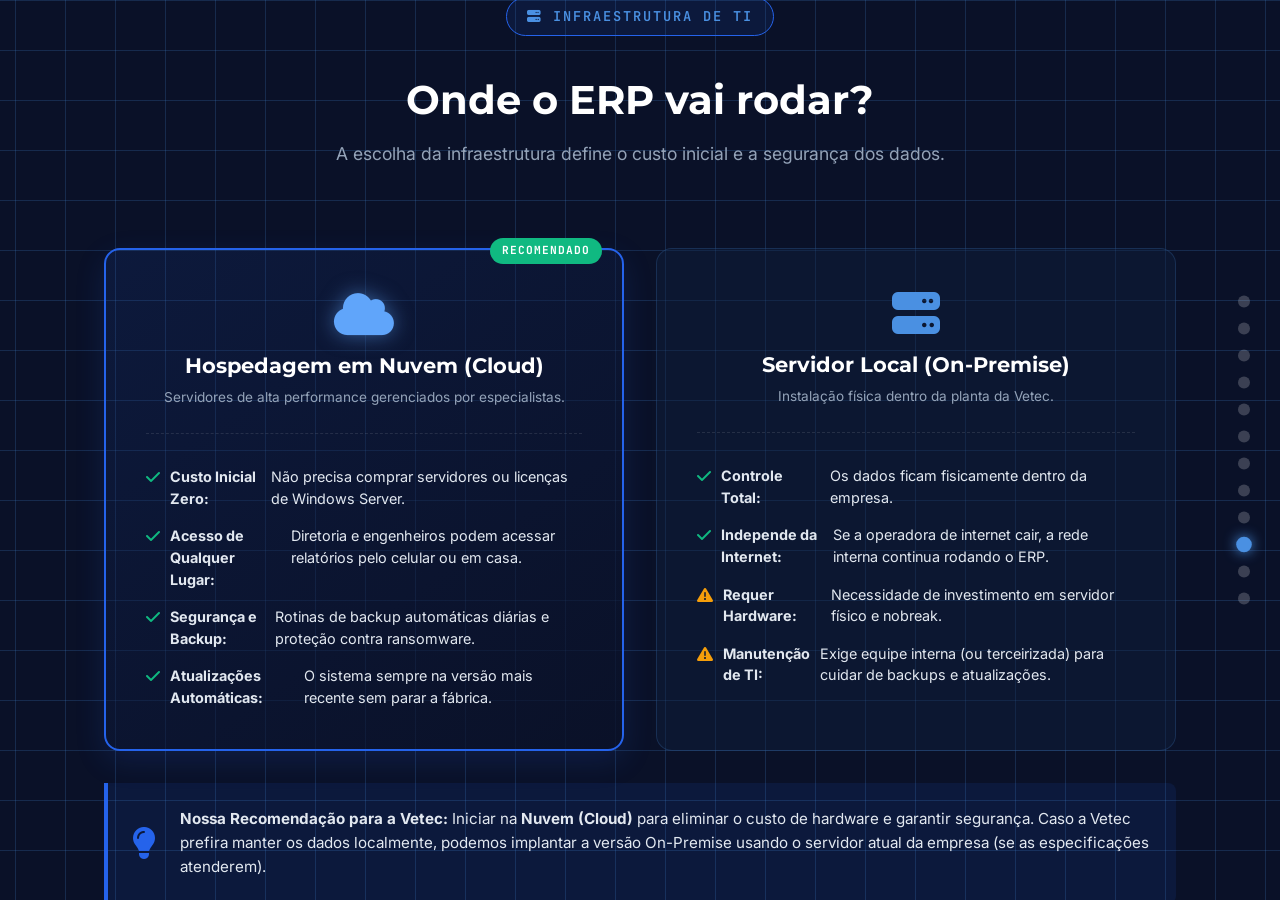
<file: slide-hospedagem.html>
<!DOCTYPE html>
<html lang="pt-BR">
<head>
    <meta charset="UTF-8">
    <meta name="viewport" content="width=device-width, initial-scale=1.0">
    <title>Hospedagem | ERP</title>
    <link rel="stylesheet" href="style.css">
</head>
<body>
    <nav class="side-nav">
        <a href="index.html" class="nav-dot" data-label="Capa"></a>
        <a href="slide-2.html" class="nav-dot" data-label="A Força da Vetec"></a>
        <a href="slide-3.html" class="nav-dot" data-label="Diagnóstico"></a>
        <a href="slide-4.html" class="nav-dot" data-label="Solução"></a>
        <a href="slide-rh.html" class="nav-dot" data-label="Módulo RH"></a>
        <a href="slide-5.html" class="nav-dot" data-label="Caso de Uso"></a>
        <a href="slide-6.html" class="nav-dot" data-label="Roadmap"></a>
        <a href="slide-7.html" class="nav-dot" data-label="ROI"></a>
        <a href="slide-8.html" class="nav-dot" data-label="Investimento"></a>
        <a href="slide-hospedagem.html" class="nav-dot active" data-label="Hospedagem"></a>
        <a href="slide-9.html" class="nav-dot" data-label="Simulador"></a>
        <a href="slide-10.html" class="nav-dot" data-label="Próximos Passos"></a>
    </nav>

    <section class="container hidden">
        
        <div style="text-align: center; margin-bottom: 3rem;">
            <span class="hero-tag"><i class="fa-solid fa-server"></i> Infraestrutura de TI</span>
            <h2 class="title-section" style="border: none; padding: 0; font-size: 2.5rem; margin-top: 0.5rem;">Onde o ERP vai rodar?</h2>
            <p class="subtitle" style="padding: 0;">A escolha da infraestrutura define o custo inicial e a segurança dos dados.</p>
        </div>

        <!-- GRID COMPARATIVO -->
        <div class="hosting-grid">
            
            <!-- OPÇÃO 1: NUVEM (Recomendado) -->
            <div class="hosting-card recommended">
                <div class="recommended-badge">RECOMENDADO</div>
                <div class="hosting-header">
                    <i class="fa-solid fa-cloud"></i>
                    <h3>Hospedagem em Nuvem (Cloud)</h3>
                    <p>Servidores de alta performance gerenciados por especialistas.</p>
                </div>
                
                <ul class="hosting-list">
                    <li><i class="fa-solid fa-check"></i> <strong>Custo Inicial Zero:</strong> Não precisa comprar servidores ou licenças de Windows Server.</li>
                    <li><i class="fa-solid fa-check"></i> <strong>Acesso de Qualquer Lugar:</strong> Diretoria e engenheiros podem acessar relatórios pelo celular ou em casa.</li>
                    <li><i class="fa-solid fa-check"></i> <strong>Segurança e Backup:</strong> Rotinas de backup automáticas diárias e proteção contra ransomware.</li>
                    <li><i class="fa-solid fa-check"></i> <strong>Atualizações Automáticas:</strong> O sistema sempre na versão mais recente sem parar a fábrica.</li>
                </ul>
            </div>

            <!-- OPÇÃO 2: LOCAL (On-Premise) -->
            <div class="hosting-card">
                <div class="hosting-header">
                    <i class="fa-solid fa-server"></i>
                    <h3>Servidor Local (On-Premise)</h3>
                    <p>Instalação física dentro da planta da Vetec.</p>
                </div>
                
                <ul class="hosting-list">
                    <li><i class="fa-solid fa-check"></i> <strong>Controle Total:</strong> Os dados ficam fisicamente dentro da empresa.</li>
                    <li><i class="fa-solid fa-check"></i> <strong>Independe da Internet:</strong> Se a operadora de internet cair, a rede interna continua rodando o ERP.</li>
                    <li><i class="fa-solid fa-triangle-exclamation"></i> <strong>Requer Hardware:</strong> Necessidade de investimento em servidor físico e nobreak.</li>
                    <li><i class="fa-solid fa-triangle-exclamation"></i> <strong>Manutenção de TI:</strong> Exige equipe interna (ou terceirizada) para cuidar de backups e atualizações.</li>
                </ul>
            </div>

        </div>

        <!-- RECOMENDAÇÃO ESTRATÉGICA -->
        <div class="strategy-note">
            <i class="fa-solid fa-lightbulb"></i>
            <p><strong>Nossa Recomendação para a Vetec:</strong> Iniciar na <strong>Nuvem (Cloud)</strong> para eliminar o custo de hardware e garantir segurança. Caso a Vetec prefira manter os dados localmente, podemos implantar a versão On-Premise usando o servidor atual da empresa (se as especificações atenderem).</p>
        </div>

    </section>

    <script src="script.js"></script>
</body>
</html>
</file>
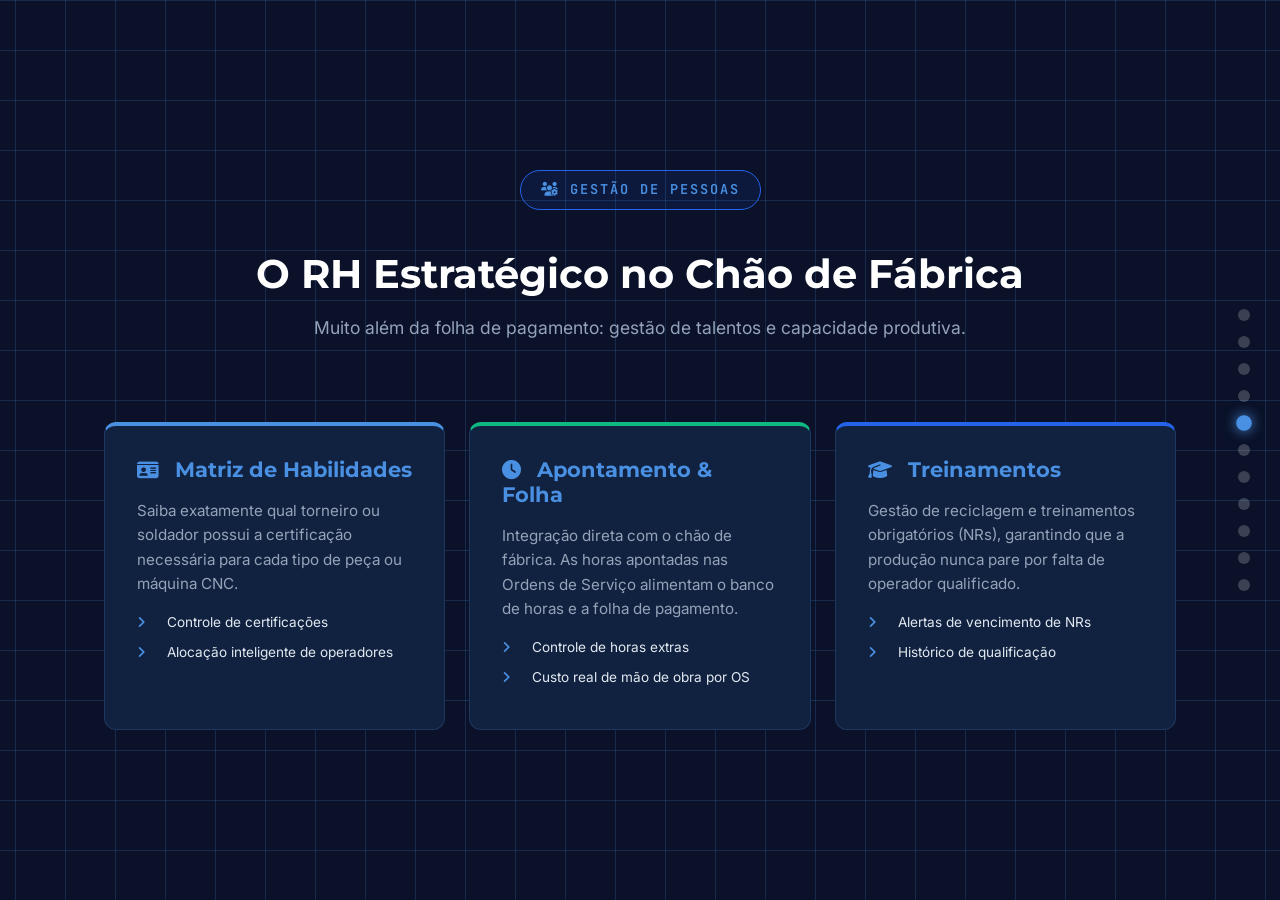
<file: slide-rh.html>
<!DOCTYPE html>
<html lang="pt-BR">
<head>
    <meta charset="UTF-8">
    <meta name="viewport" content="width=device-width, initial-scale=1.0">
    <title>Módulo RH | ERP</title>
    <link rel="stylesheet" href="style.css">
</head>
<body>
    <nav class="side-nav">
        <a href="index.html" class="nav-dot" data-label="Capa"></a>
        <a href="slide-2.html" class="nav-dot" data-label="A Força da Vetec"></a>
        <a href="slide-3.html" class="nav-dot" data-label="Diagnóstico"></a>
        <a href="slide-4.html" class="nav-dot" data-label="Solução"></a>
        <a href="slide-rh.html" class="nav-dot active" data-label="Módulo RH"></a>
        <a href="slide-5.html" class="nav-dot" data-label="Caso de Uso"></a>
        <a href="slide-6.html" class="nav-dot" data-label="Roadmap"></a>
        <a href="slide-7.html" class="nav-dot" data-label="ROI"></a>
        <a href="slide-8.html" class="nav-dot" data-label="Investimento"></a>
        <a href="slide-9.html" class="nav-dot" data-label="Simulador"></a>
        <a href="slide-10.html" class="nav-dot" data-label="Próximos Passos"></a>
    </nav>

    <section class="container hidden">
        
        <div style="text-align: center; margin-bottom: 3rem;">
            <span class="hero-tag"><i class="fa-solid fa-users-gear"></i> Gestão de Pessoas</span>
            <h2 class="title-section" style="border: none; padding: 0; font-size: 2.5rem; margin-top: 0.5rem;">O RH Estratégico no Chão de Fábrica</h2>
            <p class="subtitle" style="padding: 0;">Muito além da folha de pagamento: gestão de talentos e capacidade produtiva.</p>
        </div>

        <!-- GRID DE RH -->
        <div class="grid-cards" style="max-width: 1100px; margin: 0 auto;">
            
            <div class="card" style="border-top: 4px solid var(--accent-blue);">
                <h3><i class="fa-solid fa-id-card"></i> Matriz de Habilidades</h3>
                <p>Saiba exatamente qual torneiro ou soldador possui a certificação necessária para cada tipo de peça ou máquina CNC.</p>
                <ul class="list-features" style="margin-top: 1rem;">
                    <li style="font-size: 0.85rem; margin-bottom: 0.5rem;">Controle de certificações</li>
                    <li style="font-size: 0.85rem; margin-bottom: 0.5rem;">Alocação inteligente de operadores</li>
                </ul>
            </div>

            <div class="card" style="border-top: 4px solid var(--success-green);">
                <h3><i class="fa-solid fa-clock"></i> Apontamento & Folha</h3>
                <p>Integração direta com o chão de fábrica. As horas apontadas nas Ordens de Serviço alimentam o banco de horas e a folha de pagamento.</p>
                <ul class="list-features" style="margin-top: 1rem;">
                    <li style="font-size: 0.85rem; margin-bottom: 0.5rem;">Controle de horas extras</li>
                    <li style="font-size: 0.85rem; margin-bottom: 0.5rem;">Custo real de mão de obra por OS</li>
                </ul>
            </div>

            <div class="card" style="border-top: 4px solid var(--primary-blue);">
                <h3><i class="fa-solid fa-graduation-cap"></i> Treinamentos</h3>
                <p>Gestão de reciclagem e treinamentos obrigatórios (NRs), garantindo que a produção nunca pare por falta de operador qualificado.</p>
                <ul class="list-features" style="margin-top: 1rem;">
                    <li style="font-size: 0.85rem; margin-bottom: 0.5rem;">Alertas de vencimento de NRs</li>
                    <li style="font-size: 0.85rem; margin-bottom: 0.5rem;">Histórico de qualificação</li>
                </ul>
            </div>

        </div>

    </section>

    <script src="script.js"></script>
</body>
</html>
</file>
<file: style.css>
@import url('https://fonts.googleapis.com/css2?family=Inter:wght@300;400;600&family=Montserrat:wght@600;700;800&family=JetBrains+Mono:wght@400;500&display=swap');
@import url('https://cdnjs.cloudflare.com/ajax/libs/font-awesome/6.5.1/css/all.min.css');

:root {
    --bg-dark: #0A1128;         
    --bg-card: #112240;         
    --primary-blue: #2563EB;    
    --accent-blue: #4A90E2;     
    --text-light: #E2E8F0;      
    --text-muted: #94A3B8;      
    --border-color: rgba(74, 144, 226, 0.2);
    --success-green: #10B981;   
    --danger-red: #EF4444;
}

* { margin: 0; padding: 0; box-sizing: border-box; }

body {
    font-family: 'Inter', sans-serif;
    background-color: var(--bg-dark);
    color: var(--text-light);
    overflow: hidden;
    line-height: 1.6;
    background-image: 
        linear-gradient(var(--border-color) 1px, transparent 1px),
        linear-gradient(90deg, var(--border-color) 1px, transparent 1px);
    background-size: 50px 50px;
    background-position: center top;
}

h1, h2, h3, h4 { font-family: 'Montserrat', sans-serif; line-height: 1.2; }
.container { max-width: 1200px; margin: 0 auto; padding: 0 5%; }

/* Layout de Seção Padrão */
section {
    height: 100vh; /* Mudou de min-height para height */
    box-sizing: border-box; /* Garante que o padding não estoure a tela */
    display: flex; 
    flex-direction: column;
    justify-content: center; 
    padding: 40px 0; 
    position: relative;
    overflow-y: auto; /* Permite rolagem APENAS dentro do slide se a tela for muito pequena */
}

/* Ícones nos Títulos */
.title-section i, .card h3 i, .pricing-card h4 i {
    color: var(--accent-blue);
    margin-right: 10px;
}
.card h3 i { font-size: 1.2rem; }

/* NAVEGAÇÃO LATERAL */
.side-nav {
    position: fixed; right: 30px; top: 50%; transform: translateY(-50%);
    display: flex; flex-direction: column; gap: 15px; z-index: 1000;
}
.nav-dot {
    width: 12px; height: 12px; border-radius: 50%;
    background: rgba(255, 255, 255, 0.2); cursor: pointer;
    transition: all 0.3s ease; position: relative; text-decoration: none;
}
.nav-dot:hover, .nav-dot.active {
    background: var(--accent-blue); transform: scale(1.3);
    box-shadow: 0 0 10px var(--accent-blue);
}
.nav-dot::after {
    content: attr(data-label); position: absolute; right: 25px; top: 50%;
    transform: translateY(-50%); background: var(--bg-card); color: #fff;
    padding: 5px 10px; border-radius: 4px; font-size: 0.8rem;
    white-space: nowrap; opacity: 0; pointer-events: none;
    transition: opacity 0.3s ease; border: 1px solid var(--border-color);
}
.nav-dot:hover::after { opacity: 1; }

/* Animação de Entrada */
.hidden { opacity: 0; transform: translateY(40px); transition: all 0.8s ease; }
.visible { opacity: 1; transform: translateY(0); }

/* TÍTULOS */
.title-section {
    font-size: clamp(2rem, 3vw, 2.5rem); color: #fff;
    margin-bottom: 1rem; border-left: 5px solid var(--primary-blue);
    padding-left: 20px;
}
.subtitle {
    color: var(--text-muted); font-size: 1.1rem;
    margin-bottom: 2rem; padding-left: 25px;
}

/* CARDS GERAIS */
.grid-cards {
    display: grid; grid-template-columns: repeat(auto-fit, minmax(250px, 1fr));
    gap: 1.5rem;
}
.card {
    background: var(--bg-card); border: 1px solid var(--border-color);
    border-radius: 12px; padding: 2rem; transition: all 0.3s ease;
}
.card:hover {
    transform: translateY(-5px); border-color: var(--primary-blue);
    box-shadow: 0 10px 30px rgba(37, 99, 235, 0.15);
}
.card h3 { color: var(--accent-blue); font-size: 1.3rem; margin-bottom: 1rem; }
.card p { color: var(--text-muted); font-size: 0.95rem; }

/* CAPA */
.hero { text-align: center; align-items: center; }
.hero-tag {
    display: inline-block; background: rgba(37, 99, 235, 0.1);
    border: 1px solid var(--primary-blue); color: var(--accent-blue);
    padding: 8px 16px; border-radius: 50px; font-size: 0.9rem;
    font-weight: 600; letter-spacing: 2px; text-transform: uppercase; margin-bottom: 2rem;
}
.hero h1 {
    font-size: clamp(2.5rem, 5vw, 4rem); font-weight: 800; margin-bottom: 1.5rem;
    background: linear-gradient(to right, #fff, var(--accent-blue));
    -webkit-background-clip: text; -webkit-text-fill-color: transparent;
}
.hero p { font-size: clamp(1.1rem, 2vw, 1.3rem); color: var(--text-muted); max-width: 800px; margin-bottom: 3rem; }

/* LISTAS E TIMELINE */
.list-features { list-style: none; margin-top: 1.5rem; }
.list-features li {
    position: relative; padding-left: 30px; margin-bottom: 1.2rem;
    font-size: 1.05rem; color: var(--text-light);
}
.list-features li::before {
    content: '\f105'; font-family: "Font Awesome 6 Free"; font-weight: 900; position: absolute; left: 0; color: var(--accent-blue);
}
.timeline { display: flex; flex-direction: column; gap: 1.5rem; margin-top: 2rem; position: relative; }
.timeline::before { content: ''; position: absolute; left: 20px; top: 0; bottom: 0; width: 2px; background: var(--border-color); }
.timeline-item { position: relative; padding-left: 60px; }
.timeline-dot {
    position: absolute; left: 11px; top: 5px; width: 20px; height: 20px;
    border-radius: 50%; background: var(--bg-dark); border: 3px solid var(--primary-blue);
    transition: all 0.3s ease;
}
.timeline-item:hover .timeline-dot { background: var(--primary-blue); box-shadow: 0 0 15px var(--primary-blue); }
.timeline-content h3 { font-size: 1.2rem; color: #fff; margin-bottom: 0.3rem; }
.timeline-content p { color: var(--text-muted); font-size: 0.95rem; }

/* ROI */
.roi-container {
    display: grid; grid-template-columns: 1fr 1fr; gap: 2rem; align-items: center;
    background: linear-gradient(135deg, rgba(16, 185, 129, 0.05), transparent);
    border: 1px solid rgba(16, 185, 129, 0.3); border-radius: 16px; padding: 2rem;
}
.roi-box h3 { color: #fff; font-size: 1.4rem; margin-bottom: 1rem; }
.roi-box ul { list-style: none; }
.roi-box ul li { color: var(--text-light); margin-bottom: 0.8rem; padding-left: 25px; position: relative; font-size: 0.95rem; }
.roi-box ul li::before { content: '\f00c'; font-family: "Font Awesome 6 Free"; font-weight: 900; position: absolute; left: 0; color: var(--success-green); }
.roi-highlight {
    text-align: center; background: rgba(16, 185, 129, 0.1);
    border: 2px solid var(--success-green); border-radius: 12px; padding: 1.5rem;
}
.roi-highlight p { color: var(--text-light); font-size: 1.1rem; margin-bottom: 0.5rem; }
.roi-highlight .big-number { font-family: 'Montserrat', sans-serif; font-size: 3.5rem; font-weight: 800; color: var(--success-green); line-height: 1; }
.roi-highlight .big-text { font-size: 1.3rem; font-weight: 600; color: #fff; }

/* PRECIFICAÇÃO */
.pricing-container { 
    display: grid; 
    grid-template-columns: repeat(4, 1fr); 
    gap: 1rem; 
    margin-top: 1rem; 
}
.pricing-card {
    background: rgba(17, 34, 64, 0.7); border: 1px solid var(--border-color);
    border-radius: 12px; padding: 1.5rem 1rem; text-align: center; transition: all 0.3s ease;
}
.pricing-card:hover { border-color: var(--accent-blue); transform: translateY(-5px); background: rgba(17, 34, 64, 0.9); }
.pricing-card h4 { color: var(--text-light); font-size: 1.1rem; margin-bottom: 0.5rem; }
.pricing-card .price { font-size: 1.6rem; font-weight: 700; color: var(--accent-blue); margin-bottom: 0.8rem; font-family: 'Montserrat', sans-serif; }
.pricing-card ul { list-style: none; text-align: left; font-size: 0.85rem; color: var(--text-muted); }
.pricing-card ul li { margin-bottom: 6px; padding-left: 20px; position: relative; }
.pricing-card ul li::before { content: '\f00c'; font-family: "Font Awesome 6 Free"; font-weight: 900; position: absolute; left: 0; color: var(--primary-blue); }

.total-box {
    margin-top: 1.5rem; 
    background: linear-gradient(135deg, rgba(37, 99, 235, 0.2), transparent);
    border: 1px solid var(--primary-blue); border-radius: 12px; padding: 1.5rem; 
    display: flex; justify-content: space-between; align-items: center; flex-wrap: wrap; gap: 20px;
}
.total-box h3 { font-size: 1.3rem; color: #fff; margin: 0; }
.total-box .final-price { font-size: 2.5rem; font-weight: 800; color: var(--accent-blue); font-family: 'Montserrat', sans-serif; }

/* SIMULADOR */
.simulador-section { background-color: #060810; }
.sim-header { display: flex; flex-direction: column; align-items: center; text-align: center; margin-bottom: 1.5rem; }
.sim-toggle {
    display: inline-flex; background: var(--bg-card); border: 1px solid var(--border-color);
    border-radius: 50px; padding: 5px; margin-top: 1rem; position: relative; z-index: 10;
}
.sim-btn {
    padding: 10px 24px; border-radius: 50px; font-family: 'Inter', sans-serif;
    font-size: 0.9rem; font-weight: 600; cursor: pointer; border: none;
    background: transparent; color: var(--text-muted); transition: all 0.3s ease;
    display: flex; align-items: center; gap: 8px;
}
.sim-btn.active-chaos { background: var(--danger-red); color: #fff; box-shadow: 0 0 15px rgba(239, 68, 68, 0.4); }
.sim-btn.active-erp { background: var(--primary-blue); color: #fff; box-shadow: 0 0 15px rgba(37, 99, 235, 0.4); }
.canvas-container {
    position: relative; width: 100%; height: 480px;
    background: #0B1120; border: 1px solid var(--border-color);
    border-radius: 16px; overflow: hidden; cursor: pointer;
    box-shadow: inset 0 0 50px rgba(0,0,0,0.5);
}
canvas { display: block; width: 100%; height: 100%; }
.canvas-hud {
    position: absolute; top: 20px; left: 20px; background: rgba(10, 17, 40, 0.8);
    backdrop-filter: blur(10px); border: 1px solid var(--border-color);
    padding: 8px 16px; border-radius: 50px; font-family: 'JetBrains Mono', monospace;
    font-size: 0.8rem; color: #fff; display: flex; align-items: center; gap: 10px; pointer-events: none;
}
.dot-indicator { width: 8px; height: 8px; border-radius: 50%; }
.dot-danger { background: var(--danger-red); box-shadow: 0 0 8px var(--danger-red); animation: pulse 1s infinite; }
.dot-success { background: var(--success-green); box-shadow: 0 0 8px var(--success-green); }
@keyframes pulse { 0% { transform: scale(1); opacity: 1; } 50% { transform: scale(1.5); opacity: 0.5; } 100% { transform: scale(1); opacity: 1; } }

/* =========================================
   FINAL (AJUSTADO PARA CABER 100% NA TELA)
   ========================================= */
.final-slide { 
    text-align: center; 
    background: transparent; 
    border-top: 1px dashed rgba(74, 144, 226, 0.2); 
    justify-content: center;
}

.final-slide h2.title-section { 
    font-size: 2.2rem; 
    margin-bottom: 5px; 
    border: none; 
    padding: 0;
}

.final-slide p.subtitle { 
    margin-bottom: 1.5rem; 
    font-size: 1rem; 
    padding: 0;
}

.final-slide .grid-cards { 
    margin-bottom: 1.5rem; 
    gap: 1rem; 
}

.final-slide .card { 
    padding: 1.2rem; 
    background: rgba(17, 34, 64, 0.5); /* Fundo um pouco mais transparente */
}

.final-slide .card h3 { 
    font-size: 1.1rem; 
    margin-bottom: 0.5rem; 
}

.final-slide .card p { 
    font-size: 0.85rem; 
}

.final-slide h2 { 
    font-size: 2rem; 
    margin-bottom: 0.5rem; 
}

.final-slide p { 
    margin-bottom: 1rem; 
    font-size: 1rem; 
}

.btn-primary {
    display: inline-block; background: var(--primary-blue); color: #fff;
    padding: 12px 30px; border-radius: 8px; text-decoration: none;
    font-weight: 600; font-size: 1rem; margin-top: 1rem;
    transition: all 0.3s ease; border: none; cursor: pointer;
}
.btn-primary:hover { background: var(--accent-blue); transform: scale(1.05); }

.final-slide .quote-text {
    margin-top: 1.5rem; 
    font-size: 0.85rem; 
    color: var(--accent-blue); 
    font-style: italic;
}

/* RESPONSIVIDADE */
@media (max-width: 1024px) {
    .pricing-container { grid-template-columns: repeat(2, 1fr); }
}

@media (max-width: 768px) {
    .side-nav { display: none; }
    section { padding: 30px 0; }
    .roi-container { grid-template-columns: 1fr; padding: 1.5rem; }
    .pricing-container { grid-template-columns: 1fr; }
    .total-box { flex-direction: column; text-align: center; }
    .canvas-container { height: 400px; }
    .total-box .final-price { font-size: 2rem; }
}

/* =========================================
   SLIDE 4: DIAGRAMA HUB (TEIA DE INTEGRAÇÃO)
   ========================================= */
.hub-section {
    justify-content: center;
    align-items: center;
    display: flex;
    flex-direction: column;
}

.hub-grid {
    display: grid;
    grid-template-columns: 1fr 1.1fr 1fr;
    gap: 1.5rem; 
    width: 100%;
    max-width: 1100px;
    align-items: center;
    position: relative;
}

/* Colunas Laterais */
.hub-col {
    display: flex;
    flex-direction: column;
    gap: 1.5rem;
    position: relative;
    z-index: 2;
}

/* Cartões dos Setores */
.hub-node {
    background: rgba(17, 34, 64, 0.7);
    border: 1px solid var(--border-color);
    border-radius: 12px;
    padding: 1.2rem 1.5rem;
    display: flex;
    align-items: center;
    gap: 1.2rem;
    transition: all 0.4s ease;
    backdrop-filter: blur(10px);
    box-shadow: 0 4px 15px rgba(0,0,0,0.2);
}

.hub-node:hover {
    transform: scale(1.05);
    border-color: var(--accent-blue);
    background: rgba(17, 34, 64, 0.95);
    box-shadow: 0 10px 25px rgba(37, 99, 235, 0.2);
}

.hub-node i {
    font-size: 1.8rem;
    color: var(--accent-blue);
    width: 40px;
    text-align: center;
}

.hub-node h4 {
    color: #fff;
    font-size: 1.1rem;
    margin-bottom: 0.2rem;
}

.hub-node span {
    color: var(--text-muted);
    font-size: 0.8rem;
    font-family: 'JetBrains Mono', monospace;
}

/* Coluna Central e Núcleo ERP */
.center-col {
    align-items: center;
    justify-content: center;
    position: relative;
}

.hub-core {
    background: radial-gradient(circle at 50% 0%, #1e3a8a, #0f172a);
    border: 2px solid var(--primary-blue);
    border-radius: 50%;
    width: 240px;
    height: 240px;
    display: flex;
    flex-direction: column;
    align-items: center;
    justify-content: center;
    text-align: center;
    position: relative;
    z-index: 10;
    box-shadow: 0 0 50px rgba(37, 99, 235, 0.3), inset 0 0 20px rgba(37, 99, 235, 0.5);
}

.hub-core i {
    font-size: 3.5rem;
    color: var(--accent-blue);
    margin-bottom: 0.5rem;
    filter: drop-shadow(0 0 10px rgba(96, 165, 250, 0.8));
}

.hub-core h3 {
    color: #fff;
    font-size: 1.5rem;
    letter-spacing: 1px;
}

.hub-core p {
    color: var(--accent-blue);
    font-size: 0.8rem;
    font-family: 'JetBrains Mono', monospace;
    margin-top: 0.2rem;
}

/* Animação do Pulso do Núcleo */
.core-pulse {
    position: absolute;
    top: 50%; left: 50%;
    transform: translate(-50%, -50%);
    width: 100%; height: 100%;
    border-radius: 50%;
    border: 2px solid var(--accent-blue);
    animation: pulseCore 2s infinite cubic-bezier(0.4, 0, 0.2, 1);
    pointer-events: none;
}

@keyframes pulseCore {
    0% { width: 100%; height: 100%; opacity: 1; }
    100% { width: 150%; height: 150%; opacity: 0; }
}

/* =========================================
   LINHAS CONECTORAS (DADOS FLUINDO)
   ========================================= */
.connection-lines {
    position: absolute;
    top: 0; left: 0; width: 100%; height: 100%;
    pointer-events: none;
    z-index: 1;
}

.line {
    position: absolute;
    height: 2px;
    background: rgba(74, 144, 226, 0.2);
    width: 50%;
    top: 50%;
}

/* Efeito de Dados Passando (Laser Azul) */
.line::after {
    content: '';
    position: absolute;
    height: 100%;
    width: 30px;
    background: linear-gradient(90deg, transparent, var(--accent-blue), transparent);
    animation: dataFlow 2s infinite linear;
}

/* Posicionamento das linhas da esquerda */
.line-left-1 { right: 50%; transform: translateY(-80px); }
.line-left-2 { right: 50%; transform: translateY(0); }
.line-left-3 { right: 50%; transform: translateY(80px); }

/* Posicionamento das linhas da direita */
.line-right-1 { left: 50%; transform: translateY(-80px); }
.line-right-2 { left: 50%; transform: translateY(0); }
.line-right-3 { left: 50%; transform: translateY(80px); }

/* Direções das animações */
.line-left-1::after, .line-left-2::after, .line-left-3::after {
    animation-name: dataFlowLeft;
}
.line-right-1::after, .line-right-2::after, .line-right-3::after {
    animation-name: dataFlowRight;
}

@keyframes dataFlowLeft {
    0% { right: 0; opacity: 0; }
    20% { opacity: 1; }
    80% { opacity: 1; }
    100% { right: 100%; opacity: 0; }
}

@keyframes dataFlowRight {
    0% { left: 0; opacity: 0; }
    20% { opacity: 1; }
    80% { opacity: 1; }
    100% { left: 100%; opacity: 0; }
}

/* Responsividade para telas menores */
@media (max-width: 900px) {
    .hub-grid {
        grid-template-columns: 1fr;
        gap: 3rem;
    }
    .connection-lines { display: none; } /* Esconde linhas no mobile */
    .hub-core { width: 200px; height: 200px; }
    .hub-node { transform: none !important; }
}

/* =========================================
   SLIDE 7: DASHBOARD DE ROI
   ========================================= */
.roi-dashboard {
    display: grid;
    grid-template-columns: 1fr 1fr;
    gap: 2rem;
    width: 100%;
    max-width: 1100px;
    margin: 0 auto;
}

/* Lado Esquerdo (Benefícios) */
.roi-benefits {
    background: var(--bg-card);
    border: 1px solid var(--border-color);
    border-radius: 12px;
    padding: 2.5rem;
}

.roi-benefits h3 {
    color: #fff;
    font-size: 1.4rem;
    margin-bottom: 0.5rem;
}
.roi-benefits h3 i { color: var(--accent-blue); margin-right: 10px; }

.benefit-item {
    display: flex;
    gap: 1rem;
    margin-bottom: 1.5rem;
}

.benefit-icon {
    width: 45px;
    height: 45px;
    background: rgba(37, 99, 235, 0.1);
    border: 1px solid var(--primary-blue);
    border-radius: 8px;
    display: flex;
    align-items: center;
    justify-content: center;
    color: var(--accent-blue);
    font-size: 1.2rem;
    flex-shrink: 0;
}

.benefit-item h4 {
    color: var(--text-light);
    font-size: 1rem;
    margin-bottom: 0.2rem;
}

.benefit-item p {
    color: var(--text-muted);
    font-size: 0.85rem;
    line-height: 1.4;
}

/* Lado Direito (Placar) */
.roi-scoreboard {
    background: linear-gradient(180deg, #0B1120 0%, #060810 100%);
    border: 2px solid var(--success-green);
    border-radius: 12px;
    padding: 2.5rem;
    display: flex;
    flex-direction: column;
    position: relative;
    box-shadow: 0 0 40px rgba(16, 185, 129, 0.1);
}

.scoreboard-header {
    display: flex;
    justify-content: space-between;
    align-items: center;
    color: var(--text-muted);
    font-family: 'JetBrains Mono', monospace;
    font-size: 0.8rem;
    letter-spacing: 1px;
    margin-bottom: 1.5rem;
}
.scoreboard-header i { color: var(--success-green); font-size: 1.2rem; }

.metric-highlight {
    text-align: center;
    margin-bottom: 2rem;
    padding-bottom: 1.5rem;
    border-bottom: 1px dashed rgba(255,255,255,0.1);
}

.metric-label {
    font-size: 0.85rem;
    color: var(--text-muted);
    text-transform: uppercase;
    letter-spacing: 1px;
}

.metric-value {
    font-family: 'Montserrat', sans-serif;
    font-size: 3.5rem;
    font-weight: 800;
    color: var(--success-green);
    line-height: 1.1;
    text-shadow: 0 0 20px rgba(16, 185, 129, 0.4);
}

.metric-sub {
    font-size: 0.9rem;
    color: var(--text-muted);
    font-family: 'JetBrains Mono', monospace;
}

/* Gráfico de Barras CSS */
.roi-bars-container {
    margin-bottom: 2rem;
}

.bar-group {
    margin-bottom: 1rem;
}

.bar-label {
    display: block;
    font-size: 0.8rem;
    color: var(--text-muted);
    margin-bottom: 0.4rem;
    font-family: 'JetBrains Mono', monospace;
}

.bar-track {
    width: 100%;
    height: 12px;
    background: rgba(255, 255, 255, 0.05);
    border-radius: 6px;
    overflow: hidden;
}

.bar-fill {
    height: 100%;
    border-radius: 6px;
    transition: width 1s ease-in-out;
}

.bar-investment {
    background: var(--accent-blue);
}

.bar-return {
    background: var(--success-green);
    box-shadow: 0 0 15px rgba(16, 185, 129, 0.5);
}

/* Payback */
.payback-box {
    display: flex;
    justify-content: space-between;
    align-items: center;
    background: rgba(16, 185, 129, 0.1);
    border: 1px solid rgba(16, 185, 129, 0.3);
    border-radius: 8px;
    padding: 1.2rem;
    margin-bottom: 1.5rem;
}

.payback-value {
    font-family: 'Montserrat', sans-serif;
    font-size: 2rem;
    font-weight: 800;
    color: #fff;
    line-height: 1;
}

.payback-icon {
    font-size: 2.5rem;
    color: var(--success-green);
    opacity: 0.8;
}

/* Tag de Eficiência */
.efficiency-tag {
    text-align: center;
    font-family: 'JetBrains Mono', monospace;
    font-size: 0.85rem;
    color: var(--accent-blue);
    background: rgba(37, 99, 235, 0.1);
    padding: 0.8rem;
    border-radius: 6px;
    border: 1px solid rgba(37, 99, 235, 0.3);
}

/* Responsividade */
@media (max-width: 900px) {
    .roi-dashboard {
        grid-template-columns: 1fr;
    }
    .metric-value {
        font-size: 2.8rem;
    }
}

/* =========================================
   SLIDE 5: TIMELINE HORIZONTAL (JORNADA DA OS)
   ========================================= */
.timeline-horizontal {
    display: flex;
    justify-content: space-between;
    align-items: flex-start;
    position: relative;
    width: 100%;
    max-width: 1100px;
    margin: 2rem auto 0;
    padding-top: 40px;
}

/* Linha de fundo conectando os passos */
.timeline-horizontal::before {
    content: '';
    position: absolute;
    top: 80px; /* Alinhado com o centro dos ícones */
    left: 5%;
    right: 5%;
    height: 2px;
    background: rgba(74, 144, 226, 0.2);
    z-index: 1;
}

/* Efeito de dado passando na linha */
.timeline-horizontal::after {
    content: '';
    position: absolute;
    top: 80px;
    left: 5%;
    height: 2px;
    width: 20%;
    background: linear-gradient(90deg, transparent, var(--accent-blue), transparent);
    z-index: 1;
    animation: timelineFlow 3s infinite linear;
}

@keyframes timelineFlow {
    0% { left: 5%; opacity: 0; }
    20% { opacity: 1; }
    80% { opacity: 1; }
    100% { left: 85%; opacity: 0; }
}

/* Cada Passo da Timeline */
.timeline-step {
    flex: 1;
    display: flex;
    flex-direction: column;
    align-items: center;
    text-align: center;
    position: relative;
    z-index: 2;
    padding: 0 1rem;
    transition: transform 0.3s ease;
}

.timeline-step:hover {
    transform: translateY(-5px);
}

/* O Ícone no centro (Substitui o antigo Cartão) */
.step-icon {
    width: 80px;
    height: 80px;
    background: var(--bg-card);
    border: 2px solid var(--primary-blue);
    border-radius: 50%;
    display: flex;
    align-items: center;
    justify-content: center;
    font-size: 2rem;
    color: var(--accent-blue);
    margin-bottom: 1.5rem;
    box-shadow: 0 0 20px rgba(37, 99, 235, 0.2);
    transition: all 0.3s ease;
    position: relative;
}

/* Efeito de pulso ao passar o mouse no ícone */
.timeline-step:hover .step-icon {
    background: var(--primary-blue);
    color: #fff;
    box-shadow: 0 0 30px rgba(37, 99, 235, 0.6);
}

/* Conteúdo de Texto abaixo do ícone */
.step-content {
    background: rgba(17, 34, 64, 0.4);
    border: 1px solid var(--border-color);
    border-radius: 12px;
    padding: 1.5rem;
    backdrop-filter: blur(5px);
    min-height: 200px; /* Mantém todos os cartões com a mesma altura */
    transition: all 0.3s ease;
}

.timeline-step:hover .step-content {
    background: rgba(17, 34, 64, 0.8);
    border-color: var(--accent-blue);
}

/* Número pequeno de indicação */
.step-number {
    display: inline-block;
    font-family: 'JetBrains Mono', monospace;
    font-size: 0.75rem;
    color: var(--accent-blue);
    margin-bottom: 0.5rem;
    letter-spacing: 1px;
}

.step-content h3 {
    color: #fff;
    font-size: 1.1rem;
    margin-bottom: 0.8rem;
    line-height: 1.3;
}

.step-content p {
    color: var(--text-muted);
    font-size: 0.85rem;
    line-height: 1.5;
}

.step-content strong {
    color: var(--text-light);
    font-weight: 600;
}

/* Responsividade para telas menores (Vira uma timeline vertical) */
@media (max-width: 900px) {
    .timeline-horizontal {
        flex-direction: column;
        padding-top: 0;
        gap: 2rem;
    }
    .timeline-horizontal::before,
    .timeline-horizontal::after {
        display: none; /* Esconde a linha horizontal */
    }
    .timeline-step {
        flex-direction: row;
        text-align: left;
        gap: 1.5rem;
    }
    .step-icon {
        margin-bottom: 0;
        flex-shrink: 0;
        width: 60px;
        height: 60px;
        font-size: 1.5rem;
    }
    .step-content {
        min-height: auto;
        flex: 1;
    }
}

/* =========================================
   SLIDE 2: LAYOUT DIVIDIDO (A FORÇA DA VETEC)
   ========================================= */
.split-layout {
    display: flex;
    align-items: center;
    justify-content: space-between;
    gap: 4rem;
    max-width: 1200px;
    width: 100%;
    margin: 0 auto;
}

.split-left {
    flex: 1;
}

.split-left .highlight-box {
    background: rgba(37, 99, 235, 0.05);
    border-left: 4px solid var(--primary-blue);
    padding: 1.5rem;
    border-radius: 0 12px 12px 0;
    margin-top: 2rem;
    position: relative;
}

.split-left .highlight-box i {
    position: absolute;
    top: -10px; left: 15px;
    color: var(--primary-blue);
    font-size: 1.5rem;
    background: var(--bg-dark);
    padding: 0 5px;
}

.split-left .highlight-box p {
    color: var(--text-light);
    font-style: italic;
    font-size: 1.05rem;
    margin: 0;
}

.split-right {
    flex: 1;
    display: flex;
    flex-direction: column;
    gap: 1.5rem;
}

.strength-item {
    display: flex;
    gap: 1.5rem;
    background: var(--bg-card);
    border: 1px solid var(--border-color);
    padding: 1.5rem;
    border-radius: 12px;
    transition: transform 0.3s ease, border-color 0.3s ease;
}

.strength-item:hover {
    transform: translateX(10px);
    border-color: var(--accent-blue);
}

.strength-icon {
    width: 50px;
    height: 50px;
    background: rgba(74, 144, 226, 0.1);
    border-radius: 10px;
    display: flex;
    align-items: center;
    justify-content: center;
    font-size: 1.5rem;
    color: var(--accent-blue);
    flex-shrink: 0;
}

.strength-content h3 {
    color: #fff;
    font-size: 1.2rem;
    margin-bottom: 0.4rem;
}

.strength-content p {
    color: var(--text-muted);
    font-size: 0.9rem;
    line-height: 1.5;
    margin: 0;
}

/* =========================================
   SLIDE 3: GRADE DE PROBLEMAS (O CUSTO INVISÍVEL)
   ========================================= */
.problem-section {
    background: radial-gradient(circle at center, rgba(239, 68, 68, 0.05) 0%, transparent 70%);
}

.problem-grid {
    display: grid;
    grid-template-columns: repeat(3, 1fr);
    gap: 2rem;
    width: 100%;
    max-width: 1100px;
    margin: 0 auto;
}

.problem-card {
    background: rgba(17, 34, 64, 0.8);
    border: 1px solid rgba(239, 68, 68, 0.3); /* Borda vermelha sutil */
    border-top: 4px solid var(--danger-red); /* Destaque no topo */
    border-radius: 8px;
    padding: 2rem;
    position: relative;
    transition: all 0.3s ease;
    box-shadow: 0 10px 30px rgba(0,0,0,0.3);
}

.problem-card:hover {
    transform: translateY(-5px);
    border-color: var(--danger-red);
    box-shadow: 0 15px 40px rgba(239, 68, 68, 0.15);
}

.problem-header {
    display: flex;
    align-items: center;
    gap: 1rem;
    margin-bottom: 1rem;
}

.problem-header i {
    font-size: 2rem;
    color: var(--danger-red);
}

.problem-header h3 {
    color: #fff;
    font-size: 1.2rem;
    margin: 0;
}

.problem-card p {
    color: var(--text-muted);
    font-size: 0.95rem;
    margin-bottom: 1.5rem;
    line-height: 1.5;
}

.problem-impact {
    background: rgba(239, 68, 68, 0.1);
    padding: 1rem;
    border-radius: 6px;
    font-family: 'JetBrains Mono', monospace;
    font-size: 0.8rem;
    color: #fca5a5;
    display: flex;
    align-items: center;
    gap: 0.5rem;
    margin-top: auto; /* Empurra para o fundo */
}

.problem-quote {
    text-align: center;
    margin-top: 4rem;
}

.problem-quote p {
    font-size: 1.4rem;
    font-weight: 600;
    color: #fff;
    font-style: italic;
    border-bottom: 2px solid var(--danger-red);
    display: inline-block;
    padding-bottom: 0.5rem;
}

/* Responsividade dos Slides 2 e 3 */
@media (max-width: 900px) {
    .split-layout {
        flex-direction: column;
        gap: 2rem;
    }
    .problem-grid {
        grid-template-columns: 1fr;
    }
    .problem-quote p {
        font-size: 1.1rem;
    }
}

/* =========================================
   SLIDE 2: STATEMENT & PILARES (A FORÇA DA VETEC)
   ========================================= */
.statement-section {
    display: flex;
    flex-direction: column;
    justify-content: center;
    align-items: center;
    text-align: center;
    max-width: 1100px;
    margin: 0 auto;
}

.statement-header {
    max-width: 800px;
    margin-bottom: 4rem;
}

.statement-title {
    font-size: clamp(2.5rem, 4vw, 3.5rem);
    color: #fff;
    line-height: 1.15;
    font-weight: 800;
    margin: 1.5rem 0;
    letter-spacing: -1px;
}

.text-gradient {
    background: linear-gradient(to right, var(--accent-blue), #60a5fa);
    -webkit-background-clip: text;
    -webkit-text-fill-color: transparent;
}

.statement-subtitle {
    color: var(--text-muted);
    font-size: 1.15rem;
    line-height: 1.6;
    max-width: 700px;
    margin: 0 auto;
}

/* Grid de Pilares */
.pillars-grid {
    display: grid;
    grid-template-columns: repeat(3, 1fr);
    gap: 2rem;
    width: 100%;
}

.pillar-card {
    background: rgba(17, 34, 64, 0.3);
    border: 1px solid var(--border-color);
    border-radius: 16px;
    padding: 3rem 2rem;
    text-align: left;
    position: relative;
    transition: all 0.4s ease;
    overflow: hidden;
}

/* Linha sutil no topo de cada cartão */
.pillar-card::before {
    content: '';
    position: absolute;
    top: 0; left: 0; width: 100%; height: 3px;
    background: var(--border-color);
    transition: background 0.4s ease;
}

.pillar-card:hover {
    transform: translateY(-8px);
    background: rgba(17, 34, 64, 0.8);
    border-color: rgba(74, 144, 226, 0.4);
    box-shadow: 0 15px 35px rgba(0,0,0,0.4);
}

.pillar-card:hover::before {
    background: var(--accent-blue);
}

/* Número do Pilar (Fundo) */
.pillar-number {
    position: absolute;
    top: 1rem;
    right: 1.5rem;
    font-family: 'Montserrat', sans-serif;
    font-size: 3rem;
    font-weight: 800;
    color: rgba(255, 255, 255, 0.03);
    line-height: 1;
    pointer-events: none;
}

/* Ícone do Pilar */
.pillar-icon {
    width: 50px;
    height: 50px;
    background: rgba(74, 144, 226, 0.1);
    border-radius: 12px;
    display: flex;
    align-items: center;
    justify-content: center;
    font-size: 1.5rem;
    color: var(--accent-blue);
    margin-bottom: 1.5rem;
    transition: all 0.3s ease;
}

.pillar-card:hover .pillar-icon {
    background: var(--accent-blue);
    color: #fff;
}

.pillar-card h3 {
    color: #fff;
    font-size: 1.25rem;
    margin-bottom: 1rem;
}

.pillar-card p {
    color: var(--text-muted);
    font-size: 0.95rem;
    line-height: 1.6;
}

/* Responsividade */
@media (max-width: 900px) {
    .pillars-grid {
        grid-template-columns: 1fr;
        gap: 1.5rem;
    }
    .statement-header {
        margin-bottom: 2rem;
    }
}

/* =========================================
   SLIDE 6: ROADMAP ESCALONADO (STAGGERED)
   ========================================= */
.staggered-roadmap {
    display: grid;
    grid-template-columns: repeat(4, 1fr);
    gap: 1.5rem;
    width: 100%;
    max-width: 1100px;
    margin: 0 auto;
    align-items: start;
    padding-bottom: 50px;
}

/* O Efeito Escalonado (Desce um pouco a cada bloco) */
.phase-card:nth-child(1) { transform: translateY(0); }
.phase-card:nth-child(2) { transform: translateY(30px); }
.phase-card:nth-child(3) { transform: translateY(60px); }
.phase-card:nth-child(4) { transform: translateY(90px); }

.phase-card {
    background: var(--bg-card);
    border: 1px solid var(--border-color);
    border-radius: 12px;
    padding: 2rem 1.5rem;
    position: relative;
    transition: all 0.4s ease;
    overflow: hidden;
    box-shadow: 0 10px 30px rgba(0,0,0,0.2);
}

/* Efeito de ficha técnica (linha de topo) */
.phase-card::before {
    content: '';
    position: absolute;
    top: 0; left: 0; width: 100%; height: 3px;
    background: var(--primary-blue);
    transition: all 0.3s ease;
}

.phase-card:hover {
    transform: translateY(-10px) !important; /* Sobrepõe o escalonamento no hover */
    border-color: var(--accent-blue);
    box-shadow: 0 15px 40px rgba(37, 99, 235, 0.2);
}

.phase-card:hover::before {
    background: var(--success-green);
}

/* Número Gigante de Fundo */
.phase-bg-number {
    position: absolute;
    bottom: -15px;
    right: -5px;
    font-family: 'Montserrat', sans-serif;
    font-size: 7rem;
    font-weight: 800;
    color: rgba(255, 255, 255, 0.03);
    line-height: 1;
    pointer-events: none;
    transition: all 0.3s ease;
}

.phase-card:hover .phase-bg-number {
    color: rgba(74, 144, 226, 0.08);
    transform: scale(1.1);
}

/* Conteúdo do Cartão */
.phase-content {
    position: relative;
    z-index: 2;
}

.phase-time {
    display: inline-block;
    font-family: 'JetBrains Mono', monospace;
    font-size: 0.75rem;
    color: var(--accent-blue);
    background: rgba(37, 99, 235, 0.1);
    padding: 4px 10px;
    border-radius: 4px;
    margin-bottom: 1rem;
    border: 1px solid rgba(37, 99, 235, 0.3);
}

.phase-content h3 {
    color: #fff;
    font-size: 1.2rem;
    margin-bottom: 0.8rem;
    line-height: 1.3;
}

.phase-content p {
    color: var(--text-muted);
    font-size: 0.85rem;
    line-height: 1.6;
}

/* Linha de Conexão Lateral (Visual de avanço) */
.phase-line {
    position: absolute;
    top: 50%;
    right: -1.5rem;
    width: 1.5rem;
    height: 1px;
    background: dashed rgba(74, 144, 226, 0.3);
    z-index: 1;
}

.phase-card:last-child .phase-line {
    display: none; /* Remove a linha do último cartão */
}

/* Responsividade */
@media (max-width: 1024px) {
    .staggered-roadmap {
        grid-template-columns: repeat(2, 1fr);
        gap: 2rem;
    }
    /* Reseta o escalonamento para telas menores */
    .phase-card:nth-child(1), .phase-card:nth-child(2), 
    .phase-card:nth-child(3), .phase-card:nth-child(4) { 
        transform: translateY(0); 
    }
    .phase-line { display: none; }
}

@media (max-width: 768px) {
    .staggered-roadmap {
        grid-template-columns: 1fr;
    }
}

/* =========================================
   SLIDE 8: PRECIFICAÇÃO (MODULAR vs HERO)
   ========================================= */
.pricing-layout {
    display: grid;
    grid-template-columns: 1fr 1fr;
    gap: 3rem;
    width: 100%;
    max-width: 1100px;
    margin: 0 auto;
    align-items: stretch;
}

/* Lado Esquerdo: Grid de Módulos (2x2) */
.pricing-modules {
    display: grid;
    grid-template-columns: 1fr 1fr;
    gap: 1rem;
}

.module-card {
    background: rgba(17, 34, 64, 0.4);
    border: 1px solid var(--border-color);
    border-radius: 12px;
    padding: 1.5rem;
    transition: all 0.3s ease;
    display: flex;
    flex-direction: column;
}

.module-card:hover {
    background: rgba(17, 34, 64, 0.8);
    border-color: var(--accent-blue);
    transform: translateY(-3px);
}

.module-header {
    display: flex;
    align-items: center;
    gap: 10px;
    margin-bottom: 1rem;
}

.module-header i {
    color: var(--accent-blue);
    font-size: 1.2rem;
}

.module-header h4 {
    color: #fff;
    font-size: 0.95rem;
    margin: 0;
}

.module-price {
    font-family: 'Montserrat', sans-serif;
    font-size: 1.5rem;
    font-weight: 700;
    color: var(--text-light);
    margin-bottom: 1rem;
}

.module-card ul {
    list-style: none;
    padding: 0;
    margin: 0;
}

.module-card ul li {
    color: var(--text-muted);
    font-size: 0.75rem;
    margin-bottom: 0.4rem;
    padding-left: 15px;
    position: relative;
}

.module-card ul li::before {
    content: '•';
    position: absolute;
    left: 0;
    color: var(--accent-blue);
}

/* Lado Direito: O Pacote Completo (Hero) */
.pricing-hero {
    background: linear-gradient(145deg, rgba(37, 99, 235, 0.15) 0%, rgba(10, 17, 40, 0.9) 100%);
    border: 2px solid var(--primary-blue);
    border-radius: 16px;
    padding: 3rem 2rem;
    position: relative;
    display: flex;
    flex-direction: column;
    box-shadow: 0 0 40px rgba(37, 99, 235, 0.15);
    overflow: hidden;
    transition: transform 0.3s ease;
}

.pricing-hero:hover {
    transform: scale(1.02);
    box-shadow: 0 0 60px rgba(37, 99, 235, 0.25);
}

/* Selo "Recomendado" */
.hero-badge {
    position: absolute;
    top: 0;
    right: 0;
    background: var(--success-green);
    color: #fff;
    font-family: 'JetBrains Mono', monospace;
    font-size: 0.7rem;
    font-weight: 700;
    padding: 6px 20px;
    border-bottom-left-radius: 12px;
    letter-spacing: 1px;
}

.hero-content {
    display: flex;
    flex-direction: column;
    height: 100%;
    text-align: center;
}

.hero-icon {
    font-size: 3rem;
    color: var(--primary-blue);
    margin-bottom: 1rem;
    filter: drop-shadow(0 0 10px rgba(37, 99, 235, 0.5));
}

.pricing-hero h3 {
    color: #fff;
    font-size: 1.6rem;
    margin-bottom: 0.5rem;
}

.pricing-hero p {
    color: var(--text-muted);
    font-size: 0.9rem;
    margin-bottom: 1.5rem;
}

.hero-price-box {
    background: rgba(0, 0, 0, 0.2);
    border: 1px solid rgba(255, 255, 255, 0.1);
    border-radius: 12px;
    padding: 1.5rem;
    margin-bottom: 1.5rem;
}

.price-label {
    display: block;
    font-size: 0.8rem;
    color: var(--text-muted);
    text-transform: uppercase;
    letter-spacing: 1px;
}

.hero-price {
    font-family: 'Montserrat', sans-serif;
    font-size: 3.5rem;
    font-weight: 800;
    color: #fff;
    line-height: 1.1;
    margin: 0.5rem 0;
    text-shadow: 0 0 20px rgba(255, 255, 255, 0.2);
}

.price-sub {
    font-size: 0.75rem;
    color: var(--success-green);
    font-family: 'JetBrains Mono', monospace;
}

/* Lista de Vantagens do Pacote */
.hero-features {
    list-style: none;
    text-align: left;
    margin-bottom: 2rem;
    flex-grow: 1;
}

.hero-features li {
    color: var(--text-light);
    font-size: 0.9rem;
    margin-bottom: 0.8rem;
    display: flex;
    align-items: center;
    gap: 10px;
}

.hero-features li i {
    color: var(--success-green);
    font-size: 1.1rem;
}

/* Rodapé do Cartão Hero */
.hero-footer {
    border-top: 1px dashed rgba(255, 255, 255, 0.2);
    padding-top: 1rem;
    font-size: 0.85rem;
    color: var(--accent-blue);
    font-weight: 600;
}

/* Responsividade */
@media (max-width: 900px) {
    .pricing-layout {
        grid-template-columns: 1fr;
        gap: 2rem;
    }
    .pricing-modules {
        grid-template-columns: 1fr;
    }
}

/* =========================================
   SLIDE 9: PAINEL HMI (SIMULADOR)
   ========================================= */
.hmi-panel {
    background: #0B1120;
    border: 1px solid rgba(74, 144, 226, 0.3);
    border-radius: 12px;
    width: 100%;
    max-width: 1100px;
    margin: 0 auto;
    box-shadow: 0 20px 50px rgba(0,0,0,0.5), inset 0 0 0 1px rgba(255,255,255,0.05);
    display: flex;
    flex-direction: column;
    overflow: hidden;
}

/* Cabeçalho do Painel */
.hmi-header {
    background: rgba(17, 34, 64, 0.8);
    padding: 12px 20px;
    display: flex;
    justify-content: space-between;
    align-items: center;
    border-bottom: 1px solid rgba(74, 144, 226, 0.2);
    font-family: 'JetBrains Mono', monospace;
    font-size: 0.75rem;
    color: var(--text-muted);
}

.hmi-status {
    display: flex;
    align-items: center;
    gap: 8px;
    color: var(--success-green);
    font-weight: 600;
    letter-spacing: 1px;
}

.hmi-status .pulse-dot {
    width: 8px; height: 8px;
    background: var(--success-green);
    border-radius: 50%;
    box-shadow: 0 0 10px var(--success-green);
    animation: pulse 1.5s infinite;
}

.hmi-status.danger { color: var(--danger-red); }
.hmi-status.danger .pulse-dot {
    background: var(--danger-red);
    box-shadow: 0 0 10px var(--danger-red);
}

.hmi-title { color: var(--accent-blue); letter-spacing: 2px; }

/* Container do Canvas */
.hmi-canvas-container {
    position: relative;
    width: 100%;
    height: 450px;
    background: #060810;
    cursor: pointer;
    overflow: hidden;
}

canvas { display: block; width: 100%; height: 100%; }

/* Cantos de moldura (Viewfinder) */
.corner {
    position: absolute;
    width: 20px; height: 20px;
    border: 2px solid var(--accent-blue);
    opacity: 0.5;
    pointer-events: none;
    transition: opacity 0.3s ease;
}
.hmi-canvas-container:hover .corner { opacity: 1; }
.corner-tl { top: 15px; left: 15px; border-right: none; border-bottom: none; }
.corner-tr { top: 15px; right: 15px; border-left: none; border-bottom: none; }
.corner-bl { bottom: 15px; left: 15px; border-right: none; border-top: none; }
.corner-br { bottom: 15px; right: 15px; border-left: none; border-top: none; }

.hmi-overlay-instruction {
    position: absolute;
    bottom: 15px; left: 50%;
    transform: translateX(-50%);
    background: rgba(10, 17, 40, 0.8);
    backdrop-filter: blur(5px);
    padding: 6px 16px;
    border-radius: 20px;
    border: 1px solid rgba(255,255,255,0.1);
    font-family: 'JetBrains Mono', monospace;
    font-size: 0.7rem;
    color: var(--text-muted);
    pointer-events: none;
    display: flex;
    align-items: center;
    gap: 8px;
}

/* Rodapé (Telemetria e Controles) */
.hmi-footer {
    background: rgba(17, 34, 64, 0.8);
    padding: 15px 20px;
    display: flex;
    justify-content: space-between;
    align-items: center;
    border-top: 1px solid rgba(74, 144, 226, 0.2);
}

.hmi-telemetry {
    display: flex;
    gap: 2rem;
}

.telemetry-item {
    display: flex;
    flex-direction: column;
    gap: 4px;
}

.tel-label {
    font-family: 'JetBrains Mono', monospace;
    font-size: 0.65rem;
    color: var(--text-muted);
    letter-spacing: 1px;
}

.tel-value {
    font-family: 'JetBrains Mono', monospace;
    font-size: 1rem;
    font-weight: 600;
    color: #fff;
    transition: color 0.3s ease;
}

.tel-value.danger { color: var(--danger-red); }
.tel-value.success { color: var(--success-green); }

.hmi-controls {
    display: flex;
    background: #060810;
    padding: 4px;
    border-radius: 8px;
    border: 1px solid rgba(255,255,255,0.1);
}

.hmi-btn {
    background: transparent;
    border: none;
    padding: 8px 16px;
    border-radius: 6px;
    font-family: 'Inter', sans-serif;
    font-size: 0.85rem;
    font-weight: 600;
    color: var(--text-muted);
    cursor: pointer;
    transition: all 0.3s ease;
    display: flex;
    align-items: center;
    gap: 8px;
}

.hmi-btn:hover { color: #fff; }

.hmi-btn.active {
    background: var(--primary-blue);
    color: #fff;
    box-shadow: 0 0 15px rgba(37, 99, 235, 0.4);
}

.hmi-btn.danger.active {
    background: var(--danger-red);
    box-shadow: 0 0 15px rgba(239, 68, 68, 0.4);
}

/* Responsividade */
@media (max-width: 900px) {
    .hmi-footer {
        flex-direction: column;
        gap: 1.5rem;
    }
    .hmi-telemetry {
        width: 100%;
        justify-content: space-between;
    }
    .hmi-controls {
        width: 100%;
    }
    .hmi-btn {
        flex: 1;
        justify-content: center;
    }
}

/* =========================================
   SLIDE 1: NOVA CAPA (CENTRO DE COMANDO)
   ========================================= */
.hero {
    position: relative;
    display: flex;
    justify-content: center;
    align-items: center;
    overflow: hidden;
}

/* Elementos de HUD (Cantos da tela) */
.hud-corner {
    position: absolute;
    font-family: 'JetBrains Mono', monospace;
    font-size: 0.75rem;
    color: var(--text-muted);
    letter-spacing: 1px;
    z-index: 10;
}
.hud-corner::before {
    content: '';
    position: absolute;
    width: 15px;
    height: 15px;
    border: 1px solid var(--accent-blue);
    opacity: 0.5;
}
.top-left { top: 30px; left: 30px; }
.top-left::before { top: -10px; left: -10px; border-right: none; border-bottom: none; }

.top-right { top: 30px; right: 30px; text-align: right; }
.top-right::before { top: -10px; right: -10px; border-left: none; border-bottom: none; }

.bottom-left { bottom: 30px; left: 30px; }
.bottom-left::before { bottom: -10px; left: -10px; border-right: none; border-top: none; }

.bottom-right { bottom: 30px; right: 30px; text-align: right; }
.bottom-right::before { bottom: -10px; right: -10px; border-left: none; border-top: none; }

.color-success { color: var(--success-green); font-weight: bold; }

/* Conteúdo Central */
.hero-content {
    text-align: center;
    z-index: 2;
    max-width: 800px;
    position: relative;
}

.hero-tag-wrapper {
    margin-bottom: 2rem;
    animation: fadeInDown 1s ease-out;
}

.hero-tag {
    display: inline-block;
    background: rgba(37, 99, 235, 0.1);
    border: 1px solid var(--primary-blue);
    color: var(--accent-blue);
    padding: 8px 20px;
    border-radius: 50px;
    font-family: 'JetBrains Mono', monospace;
    font-size: 0.85rem;
    letter-spacing: 2px;
    text-transform: uppercase;
}

/* Título */
.hero-title {
    font-size: clamp(3rem, 6vw, 5rem);
    font-weight: 800;
    color: #fff;
    line-height: 1.1;
    margin-bottom: 1.5rem;
    animation: fadeInUp 1s ease-out 0.2s both;
}

.hero-subtitle {
    font-size: clamp(1.1rem, 2vw, 1.3rem);
    color: var(--text-muted);
    margin-bottom: 3rem;
    animation: fadeInUp 1s ease-out 0.4s both;
}

/* Terminal de Texto */
.terminal-line {
    font-family: 'JetBrains Mono', monospace;
    font-size: 1rem;
    color: var(--text-light);
    display: flex;
    justify-content: center;
    align-items: center;
    gap: 10px;
    margin-bottom: 4rem;
    animation: fadeInUp 1s ease-out 0.6s both;
}

.terminal-line .prompt { color: var(--success-green); font-weight: bold; }

/* Cursor piscando */
.cursor {
    display: inline-block;
    width: 10px;
    height: 18px;
    background: var(--accent-blue);
    animation: blink 1s step-end infinite;
}

/* Botão de Avançar (Dica) */
.start-hint {
    display: inline-flex;
    align-items: center;
    gap: 15px;
    background: rgba(255, 255, 255, 0.03);
    border: 1px solid rgba(255, 255, 255, 0.1);
    padding: 12px 24px;
    border-radius: 8px;
    cursor: pointer;
    transition: all 0.3s ease;
    animation: fadeInUp 1s ease-out 0.8s both;
}

.start-hint:hover {
    background: rgba(37, 99, 235, 0.1);
    border-color: var(--primary-blue);
    transform: translateY(-2px);
}

.key-icon {
    color: var(--accent-blue);
    font-size: 1.2rem;
    animation: pulseRight 2s infinite;
}

.start-hint span:last-child {
    font-family: 'JetBrains Mono', monospace;
    font-size: 0.85rem;
    color: var(--text-muted);
    letter-spacing: 1px;
}

/* Linha de Scan (Varredura) */
.scan-line {
    position: absolute;
    top: 0;
    left: 0;
    width: 100%;
    height: 2px;
    background: linear-gradient(90deg, transparent, rgba(74, 144, 226, 0.5), transparent);
    animation: scan 4s linear infinite;
    z-index: 1;
    pointer-events: none;
}

/* Animações */
@keyframes fadeInDown {
    from { opacity: 0; transform: translateY(-20px); }
    to { opacity: 1; transform: translateY(0); }
}

@keyframes fadeInUp {
    from { opacity: 0; transform: translateY(20px); }
    to { opacity: 1; transform: translateY(0); }
}

@keyframes blink {
    0%, 100% { opacity: 1; }
    50% { opacity: 0; }
}

@keyframes pulseRight {
    0% { transform: translateX(0); }
    50% { transform: translateX(5px); }
    100% { transform: translateX(0); }
}

@keyframes scan {
    0% { top: -10%; }
    100% { top: 110%; }
}

/* Esconde a barra de rolagem visualmente, mas mantém a funcionalidade */
section::-webkit-scrollbar {
    display: none;
}
section {
    -ms-overflow-style: none;  /* IE and Edge */
    scrollbar-width: none;  /* Firefox */
}

/* =========================================
   SLIDE 10: ENCERRAMENTO (KEYNOTE CLOSING)
   ========================================= */
.closing-section {
    display: flex;
    flex-direction: column;
    justify-content: center;
    align-items: center;
    text-align: center;
    height: 100vh;
    width: 100%;
    max-width: 1100px;
    margin: 0 auto;
    padding: 0 5%;
}

/* Ícone de Power/Conclusão */
.closing-badge {
    width: 60px;
    height: 60px;
    background: rgba(16, 185, 129, 0.1);
    border: 2px solid var(--success-green);
    border-radius: 50%;
    display: flex;
    align-items: center;
    justify-content: center;
    font-size: 1.5rem;
    color: var(--success-green);
    margin-bottom: 1.5rem;
    box-shadow: 0 0 20px rgba(16, 185, 129, 0.3);
}

.closing-title {
    font-size: clamp(2.5rem, 4vw, 3.5rem);
    color: #fff;
    font-weight: 800;
    margin-bottom: 0.5rem;
    letter-spacing: -1px;
}

.closing-subtitle {
    font-family: 'JetBrains Mono', monospace;
    font-size: 1rem;
    color: var(--text-muted);
    margin-bottom: 4rem;
    letter-spacing: 1px;
}

/* Linha de Próximos Passos Horizontal */
.closing-steps {
    display: flex;
    justify-content: space-between;
    width: 100%;
    position: relative;
    margin-bottom: 5rem;
}

/* A linha contínua ao fundo */
.closing-steps::before {
    content: '';
    position: absolute;
    top: 8px; /* Alinhado com os pontinhos */
    left: 10%;
    right: 10%;
    height: 2px;
    background: rgba(74, 144, 226, 0.2);
    z-index: 1;
}

.closing-step {
    flex: 1;
    display: flex;
    flex-direction: column;
    align-items: center;
    position: relative;
    z-index: 2;
    padding: 0 1rem;
}

/* O pontinho luminoso na linha */
.step-dot {
    width: 16px;
    height: 16px;
    background: var(--bg-dark);
    border: 3px solid var(--accent-blue);
    border-radius: 50%;
    margin-bottom: 1.5rem;
    box-shadow: 0 0 15px rgba(74, 144, 226, 0.5);
    transition: all 0.3s ease;
}

.closing-step:hover .step-dot {
    background: var(--accent-blue);
    transform: scale(1.3);
}

.closing-step h4 {
    color: #fff;
    font-size: 1.1rem;
    margin-bottom: 0.5rem;
}

.closing-step p {
    color: var(--text-muted);
    font-size: 0.85rem;
    line-height: 1.5;
    max-width: 250px;
}

/* Frase Final de Impacto (Gigante) */
.closing-quote-large {
    position: relative;
    max-width: 800px;
    padding: 2rem;
    background: linear-gradient(90deg, transparent, rgba(37, 99, 235, 0.1), transparent);
    border-radius: 12px;
}

.closing-quote-large i {
    position: absolute;
    top: 0;
    left: 50%;
    transform: translate(-50%, -50%);
    font-size: 2rem;
    color: var(--primary-blue);
    background: var(--bg-dark); /* Fundo para cortar a linha, se houver */
    padding: 0 10px;
}

.closing-quote-large p {
    font-size: clamp(1.2rem, 2vw, 1.6rem);
    color: var(--text-light);
    font-style: italic;
    line-height: 1.5;
    margin: 0;
}

.closing-quote-large strong {
    color: var(--accent-blue);
    font-weight: 700;
}

/* Responsividade */
@media (max-width: 900px) {
    .closing-steps {
        flex-direction: column;
        gap: 2rem;
        align-items: flex-start;
        text-align: left;
    }
    .closing-steps::before {
        top: 10%;
        bottom: 10%;
        left: 8px;
        width: 2px;
        height: 80%;
    }
    .closing-step {
        flex-direction: row;
        align-items: flex-start;
        gap: 1.5rem;
        padding: 0;
    }
    .step-dot {
        margin-bottom: 0;
        flex-shrink: 0;
        margin-top: 5px;
    }
}

/* =========================================
   SLIDE HOSPEDAGEM (CLOUD vs LOCAL)
   ========================================= */
.hosting-grid {
    display: grid;
    grid-template-columns: 1fr 1fr;
    gap: 2rem;
    width: 100%;
    max-width: 1100px;
    margin: 0 auto 2rem auto;
}

.hosting-card {
    background: rgba(17, 34, 64, 0.4);
    border: 1px solid var(--border-color);
    border-radius: 16px;
    padding: 2.5rem;
    position: relative;
    transition: transform 0.3s ease, border-color 0.3s ease;
}

.hosting-card:hover {
    transform: translateY(-5px);
    border-color: var(--accent-blue);
}

/* Destaque para a opção recomendada */
.hosting-card.recommended {
    background: linear-gradient(145deg, rgba(37, 99, 235, 0.1) 0%, rgba(10, 17, 40, 0.8) 100%);
    border: 2px solid var(--primary-blue);
    box-shadow: 0 10px 30px rgba(37, 99, 235, 0.15);
}

.recommended-badge {
    position: absolute;
    top: -12px;
    right: 20px;
    background: var(--success-green);
    color: #fff;
    font-family: 'JetBrains Mono', monospace;
    font-size: 0.7rem;
    font-weight: 700;
    padding: 4px 12px;
    border-radius: 20px;
    letter-spacing: 1px;
}

.hosting-header {
    display: flex;
    flex-direction: column;
    align-items: center;
    text-align: center;
    margin-bottom: 2rem;
    padding-bottom: 1.5rem;
    border-bottom: 1px dashed rgba(255, 255, 255, 0.1);
}

.hosting-header i {
    font-size: 3rem;
    color: var(--accent-blue);
    margin-bottom: 1rem;
}

.hosting-card.recommended .hosting-header i {
    color: #60a5fa;
    filter: drop-shadow(0 0 10px rgba(96, 165, 250, 0.5));
}

.hosting-header h3 {
    color: #fff;
    font-size: 1.3rem;
    margin-bottom: 0.5rem;
}

.hosting-header p {
    color: var(--text-muted);
    font-size: 0.85rem;
}

.hosting-list {
    list-style: none;
    display: flex;
    flex-direction: column;
    gap: 1rem;
}

.hosting-list li {
    display: flex;
    align-items: flex-start;
    gap: 10px;
    color: var(--text-light);
    font-size: 0.9rem;
    line-height: 1.5;
}

.hosting-list li i {
    margin-top: 3px;
    font-size: 1rem;
}

.hosting-list li .fa-check {
    color: var(--success-green);
}

.hosting-list li .fa-triangle-exclamation {
    color: #f59e0b; /* Amarelo alerta */
}

/* Caixa de Estratégia/Recomendação */
.strategy-note {
    display: flex;
    align-items: center;
    gap: 1.5rem;
    background: rgba(37, 99, 235, 0.1);
    border-left: 4px solid var(--primary-blue);
    padding: 1.5rem;
    border-radius: 0 8px 8px 0;
    max-width: 1100px;
    margin: 0 auto;
}

.strategy-note i {
    font-size: 2rem;
    color: var(--primary-blue);
    flex-shrink: 0;
}

.strategy-note p {
    color: var(--text-light);
    font-size: 0.95rem;
    line-height: 1.6;
    margin: 0;
}

/* Responsividade */
@media (max-width: 900px) {
    .hosting-grid {
        grid-template-columns: 1fr;
    }
    .strategy-note {
        flex-direction: column;
        text-align: center;
    }
}
</file>
